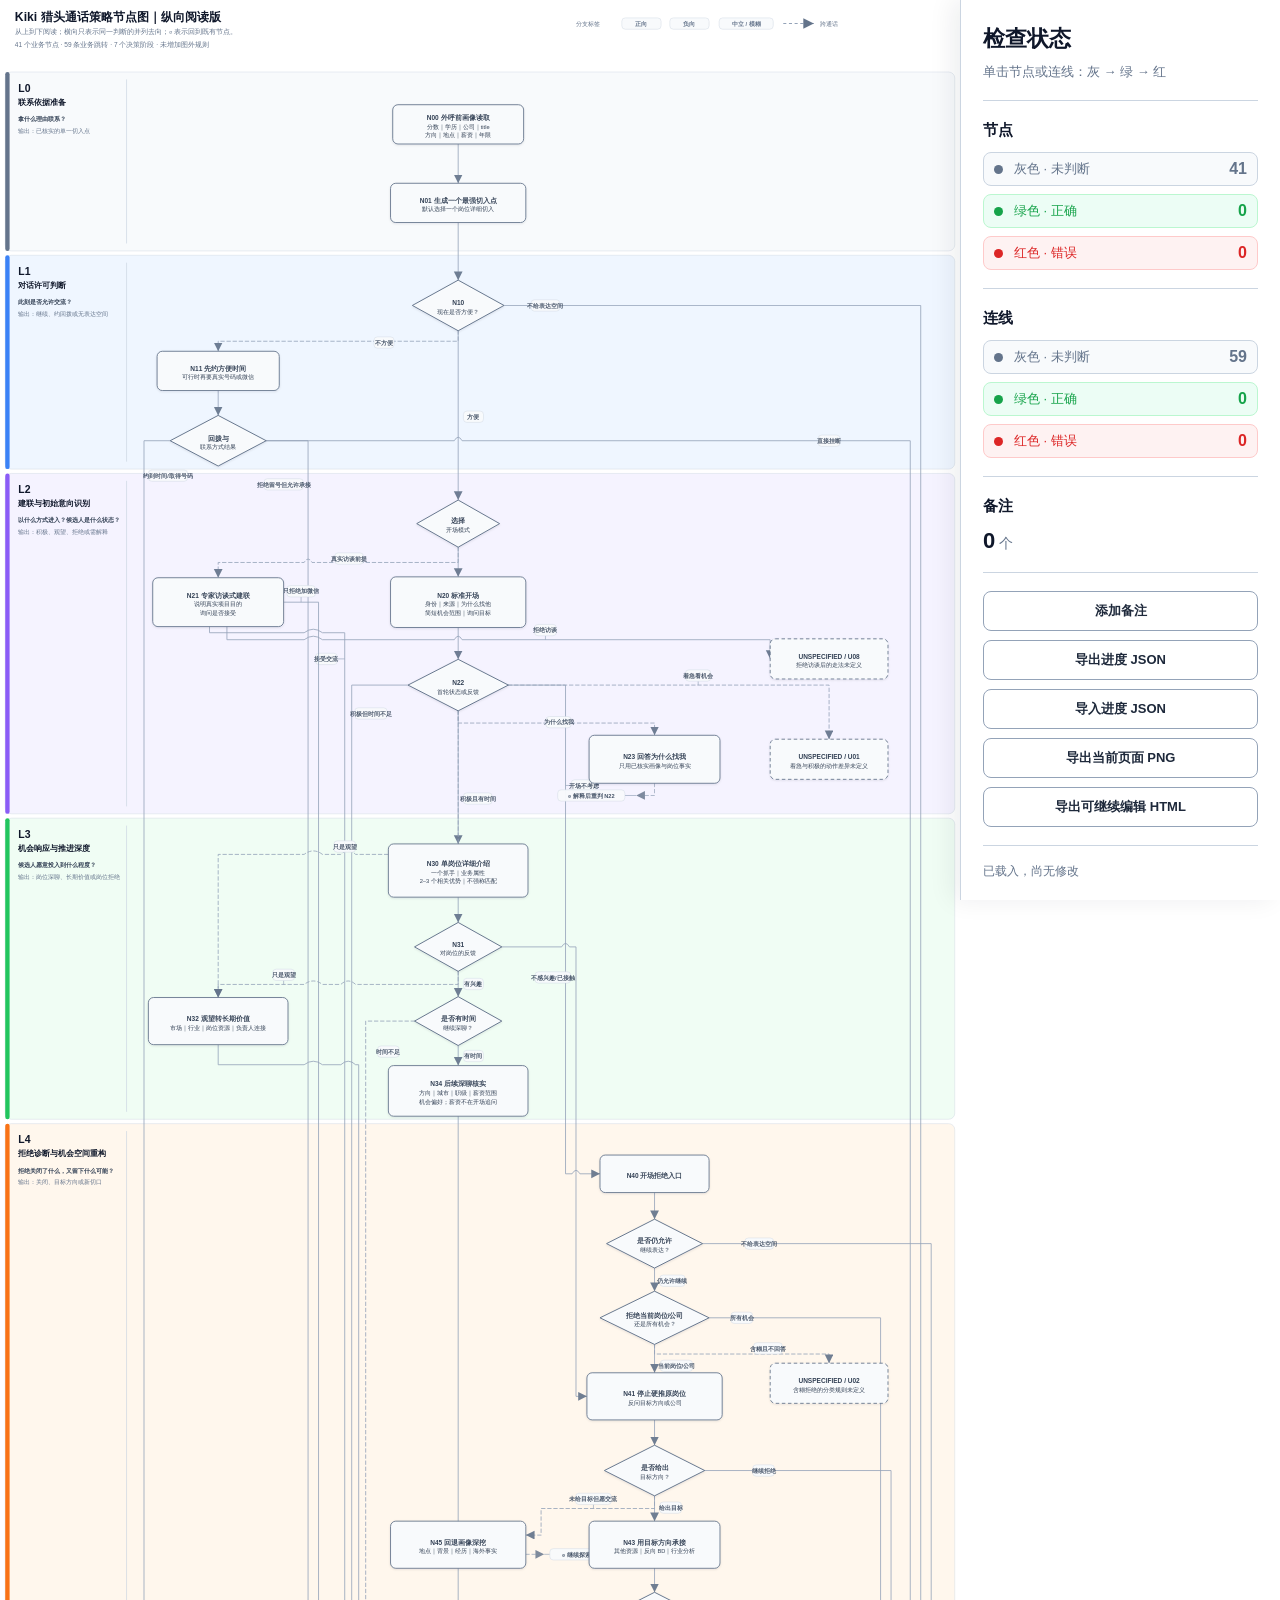
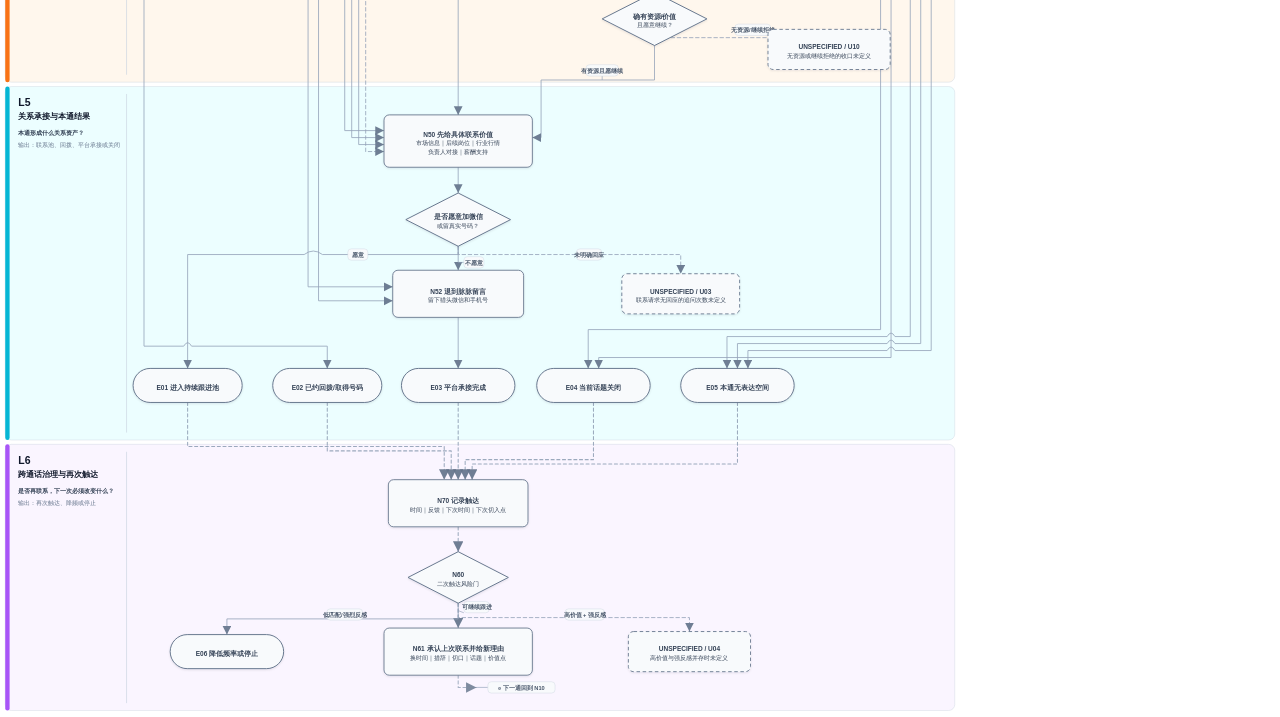
<file: reference/kiki通话策略节点结构图_v5_交互检查版.html>
<!doctype html>
<html lang="zh-CN">
<head>
  <meta charset="utf-8">
  <meta name="viewport" content="width=device-width, initial-scale=1">
  <meta name="kiki-document-id" content="kiki-interactive-flow-v5">
  <title>Kiki 猎头通话策略节点图｜交互检查版</title>
  <style>:root {
  color-scheme: light;
  --page-bg: #ffffff;
  --panel-bg: #ffffff;
  --text: #0f172a;
  --muted: #64748b;
  --border: #cbd5e1;
  --soft: #f8fafc;
  --gray: #64748b;
  --gray-fill: #f8fafc;
  --green: #16a34a;
  --green-fill: #ecfdf5;
  --red: #dc2626;
  --red-fill: #fef2f2;
  font-family: "Microsoft YaHei", "PingFang SC", Arial, sans-serif;
}

* {
  box-sizing: border-box;
}

html,
body {
  margin: 0;
  min-width: 320px;
  background: var(--page-bg);
  color: var(--text);
}

button,
input {
  font: inherit;
}

.app-shell {
  display: flex;
  align-items: flex-start;
  width: 100%;
  min-height: 100vh;
  background: var(--page-bg);
}

.diagram-region {
  min-width: 0;
  flex: 1 1 auto;
  background: #ffffff;
}

.diagram-wrap {
  width: 100%;
  min-width: 760px;
}

.diagram-svg {
  display: block;
  width: 100%;
  height: auto;
  background: #ffffff;
}

.status-sidebar {
  position: sticky;
  top: 0;
  flex: 0 0 320px;
  width: 320px;
  height: 100vh;
  overflow-y: auto;
  padding: 24px 22px 28px;
  border-left: 1px solid var(--border);
  background: var(--panel-bg);
  box-shadow: -8px 0 24px rgb(15 23 42 / 7%);
  z-index: 10;
}

.sidebar-header {
  padding-bottom: 18px;
  border-bottom: 1px solid var(--border);
}

.sidebar-header h1 {
  margin: 0;
  font-size: 22px;
  line-height: 1.35;
  font-weight: 700;
}

.sidebar-header p {
  margin: 8px 0 0;
  color: var(--muted);
  font-size: 13px;
  line-height: 1.6;
}

.count-section,
.action-section {
  padding: 18px 0;
  border-bottom: 1px solid var(--border);
}

.count-section h2 {
  margin: 0 0 12px;
  font-size: 15px;
  line-height: 1.4;
  font-weight: 700;
}

.count-grid {
  display: grid;
  gap: 8px;
}

.count-row {
  display: grid;
  grid-template-columns: 12px 1fr auto;
  gap: 8px;
  align-items: center;
  min-height: 34px;
  padding: 7px 10px;
  border: 1px solid var(--border);
  border-radius: 8px;
  background: var(--soft);
  color: #334155;
  font-size: 13px;
}

.count-row strong {
  font-size: 16px;
  font-variant-numeric: tabular-nums;
}

.count-dot {
  width: 9px;
  height: 9px;
  border-radius: 50%;
  background: currentColor;
}

.count-row.is-gray {
  color: var(--gray);
}

.count-row.is-green {
  color: var(--green);
  border-color: #bbf7d0;
  background: var(--green-fill);
}

.count-row.is-red {
  color: var(--red);
  border-color: #fecaca;
  background: var(--red-fill);
}

.note-total {
  margin: 0;
  color: var(--muted);
  font-size: 14px;
}

.note-total strong {
  color: var(--text);
  font-size: 22px;
  font-variant-numeric: tabular-nums;
}

.action-section {
  display: grid;
  gap: 9px;
}

.action-section button {
  width: 100%;
  min-height: 40px;
  padding: 9px 12px;
  border: 1px solid #94a3b8;
  border-radius: 8px;
  background: #ffffff;
  color: #1e293b;
  font-size: 13px;
  font-weight: 600;
  cursor: pointer;
}

.action-section button:hover {
  border-color: #475569;
  background: #f8fafc;
}

.action-section button:focus-visible {
  outline: 3px solid rgb(59 130 246 / 35%);
  outline-offset: 2px;
}

.action-section button[aria-pressed="true"] {
  border-color: #2563eb;
  background: #eff6ff;
  color: #1d4ed8;
}

.save-status,
.error-status {
  margin: 16px 0 0;
  font-size: 12px;
  line-height: 1.6;
}

.save-status {
  color: var(--muted);
}

.error-status {
  padding: 10px;
  border: 1px solid #fecaca;
  border-radius: 8px;
  background: var(--red-fill);
  color: #991b1b;
}

.diagram-svg .node,
.diagram-svg .edge {
  cursor: pointer;
}

.diagram-svg .node[data-state="0"] .node-shape {
  fill: var(--gray-fill) !important;
  stroke: var(--gray) !important;
}

.diagram-svg .node[data-state="0"] .node-text {
  fill: #334155 !important;
}

.diagram-svg .node[data-state="1"] .node-shape {
  fill: var(--green-fill) !important;
  stroke: var(--green) !important;
}

.diagram-svg .node[data-state="1"] .node-text {
  fill: #14532d !important;
}

.diagram-svg .node[data-state="2"] .node-shape {
  fill: var(--red-fill) !important;
  stroke: var(--red) !important;
}

.diagram-svg .node[data-state="2"] .node-text {
  fill: #7f1d1d !important;
}

.diagram-svg .edge[data-state="0"] > path:not(.edge-hit) {
  stroke: #94a3b8 !important;
}

.diagram-svg .edge[data-state="1"] > path:not(.edge-hit) {
  stroke: var(--green) !important;
}

.diagram-svg .edge[data-state="2"] > path:not(.edge-hit) {
  stroke: var(--red) !important;
}

.diagram-svg .edge-label-anchor {
  fill: none !important;
  stroke-width: 1.5px !important;
  pointer-events: none;
}

.diagram-svg .edge[data-state="0"] .edge-label-anchor {
  stroke: #94a3b8 !important;
}

.diagram-svg .edge[data-state="1"] .edge-label-anchor {
  stroke: #16a34a !important;
}

.diagram-svg .edge[data-state="2"] .edge-label-anchor {
  stroke: #dc2626 !important;
}

.diagram-svg .edge[data-state="0"] .edge-label rect {
  fill: var(--gray-fill) !important;
  stroke: #cbd5e1 !important;
}

.diagram-svg .edge[data-state="0"] .edge-label text {
  fill: #475569 !important;
}

.diagram-svg .edge[data-state="1"] .edge-label rect {
  fill: var(--green-fill) !important;
  stroke: #86efac !important;
}

.diagram-svg .edge[data-state="1"] .edge-label text {
  fill: #166534 !important;
}

.diagram-svg .edge[data-state="2"] .edge-label rect {
  fill: var(--red-fill) !important;
  stroke: #fca5a5 !important;
}

.diagram-svg .edge[data-state="2"] .edge-label text {
  fill: #991b1b !important;
}

.diagram-svg .edge > .edge-hit,
.diagram-svg .edge:hover > .edge-hit {
  fill: none !important;
  stroke: transparent !important;
  stroke-width: 20 !important;
  opacity: 0 !important;
  pointer-events: stroke;
}

.diagram-svg .node:focus-visible .node-shape {
  stroke-width: 5px !important;
}

.diagram-svg .edge:focus-visible > path:not(.edge-hit) {
  stroke-width: 5px !important;
  opacity: 1;
}

.diagram-svg #legend .edge-label rect {
  fill: #f8fafc !important;
  stroke: #cbd5e1 !important;
}

.diagram-svg #legend .edge-label text,
.diagram-svg #legend .legend-text {
  fill: #64748b !important;
}

.diagram-svg #legend line {
  stroke: #94a3b8 !important;
}

.diagram-svg.is-adding-note {
  cursor: crosshair;
}

.diagram-svg .flow-note {
  cursor: default;
}

.diagram-svg .flow-note.is-dragging {
  opacity: 0.9;
}

.note-card {
  display: flex;
  flex-direction: column;
  width: 220px;
  height: 120px;
  overflow: hidden;
  border: 2px solid #d4a72c;
  border-radius: 10px;
  background: #fffdf0;
  color: #422006;
  box-shadow: 0 4px 12px rgb(66 32 6 / 18%);
  font-family: "Microsoft YaHei", "PingFang SC", Arial, sans-serif;
}

.note-header {
  display: flex;
  flex: 0 0 28px;
  align-items: center;
  justify-content: space-between;
  padding: 0 7px 0 10px;
  border-bottom: 1px solid #f0cf68;
  background: #fef3c7;
  color: #713f12;
  font-size: 12px;
  font-weight: 700;
  cursor: move;
  user-select: none;
  touch-action: none;
}

.note-remove {
  display: inline-grid;
  place-items: center;
  width: 22px;
  height: 22px;
  padding: 0;
  border: 0;
  border-radius: 5px;
  background: transparent;
  color: #92400e;
  font-size: 18px;
  line-height: 1;
  cursor: pointer;
}

.note-remove:hover,
.note-remove:focus-visible {
  background: #fde68a;
  outline: none;
}

.note-editor {
  flex: 1 1 auto;
  min-height: 0;
  overflow: auto;
  padding: 9px 10px;
  color: #422006;
  font-size: 13px;
  line-height: 1.5;
  white-space: pre-wrap;
  word-break: break-word;
  outline: none;
  cursor: text;
}

.note-editor:empty::before {
  content: attr(data-placeholder);
  color: #a16207;
  opacity: 0.65;
}

.note-editor:focus {
  box-shadow: inset 0 0 0 2px rgb(217 119 6 / 25%);
}

@media (max-width: 980px) {
  .app-shell {
    display: block;
  }

  .status-sidebar {
    position: static;
    width: 100%;
    height: auto;
    padding: 18px;
    border-left: 0;
    border-bottom: 1px solid var(--border);
    box-shadow: 0 8px 18px rgb(15 23 42 / 6%);
  }

  .diagram-region {
    overflow-x: auto;
  }

  .diagram-wrap {
    min-width: 760px;
  }

  .count-section {
    display: inline-block;
    width: calc(50% - 8px);
    vertical-align: top;
  }

  .count-section:nth-of-type(2) {
    margin-left: 12px;
  }
}

@media (max-width: 560px) {
  .count-section {
    display: block;
    width: 100%;
  }

  .count-section:nth-of-type(2) {
    margin-left: 0;
  }
}
</style>
</head>
<body>
  <main id="kiki-flow-app" class="app-shell">
    <section class="diagram-region" aria-label="Kiki 猎头通话策略节点图">
      <div class="diagram-wrap"><svg class="diagram-svg" data-edge-readability="hybrid-v1" xmlns="http://www.w3.org/2000/svg" width="2200" height="5310" viewBox="0 0 2200 5310" role="img" aria-labelledby="chart-title chart-desc">
  <title id="chart-title">Kiki 猎头通话策略纵向阅读图</title>
  <desc id="chart-desc">七个纵向决策阶段、41 个业务节点和 59 条业务跳转。所有常规流程自上向下，横向位置只表示同一判断的并列去向，三个回环以局部返回引用表示。</desc>
  <defs>
    <marker id="arrow-struct" markerWidth="12" markerHeight="12" refX="10" refY="5" orient="auto" markerUnits="strokeWidth"><path d="M 0 0 L 10 5 L 0 10 z" fill="#94A3B8" /></marker>
    <marker id="arrow-pos" markerWidth="12" markerHeight="12" refX="10" refY="5" orient="auto" markerUnits="strokeWidth"><path d="M 0 0 L 10 5 L 0 10 z" fill="#94A3B8" /></marker>
    <marker id="arrow-neg" markerWidth="12" markerHeight="12" refX="10" refY="5" orient="auto" markerUnits="strokeWidth"><path d="M 0 0 L 10 5 L 0 10 z" fill="#94A3B8" /></marker>
    <marker id="arrow-neutral" markerWidth="12" markerHeight="12" refX="10" refY="5" orient="auto" markerUnits="strokeWidth"><path d="M 0 0 L 10 5 L 0 10 z" fill="#94A3B8" /></marker>
    <marker id="arrow-life" markerWidth="12" markerHeight="12" refX="10" refY="5" orient="auto" markerUnits="strokeWidth"><path d="M 0 0 L 10 5 L 0 10 z" fill="#8B5CF6" /></marker>
    <filter id="soft-shadow" x="-20%" y="-20%" width="140%" height="140%"><feDropShadow dx="0" dy="2" stdDeviation="3" flood-color="#0F172A" flood-opacity="0.10" /></filter>
  </defs>
  <style>
    svg { background: #FFFFFF; font-family: "Microsoft YaHei", "PingFang SC", Arial, sans-serif; }
    .chart-title { font-size: 28px; font-weight: 700; fill: #0F172A; }
    .chart-subtitle { font-size: 15px; fill: #64748B; }
    .legend-text { font-size: 14px; fill: #334155; }
    .phase-index { font-size: 24px; font-weight: 700; fill: #0F172A; }
    .phase-title { font-size: 18px; font-weight: 700; fill: #0F172A; }
    .phase-question { font-size: 14px; font-weight: 600; fill: #334155; }
    .phase-output { font-size: 13px; fill: #64748B; }
    .node { cursor: default; }
    .node-shape { filter: url(#soft-shadow); transition: stroke-width 120ms ease; }
    .node:hover .node-shape { stroke-width: 4px; }
    .node-text { pointer-events: none; dominant-baseline: middle; }
    .node-title { font-size: 15px; font-weight: 700; }
    .node-detail { font-size: 13px; font-weight: 400; }
    .node-action .node-shape { fill: #FFFFFF; stroke: #64748B; stroke-width: 2; }
    .node-action .node-text { fill: #0F172A; }
    .node-decision .node-shape { fill: #FEFCE8; stroke: #CA8A04; stroke-width: 2.2; }
    .node-decision .node-text { fill: #422006; }
    .node-unknown .node-shape { fill: #F8FAFC; stroke: #94A3B8; stroke-width: 2; stroke-dasharray: 8 6; }
    .node-unknown .node-text { fill: #64748B; }
    .node-success .node-shape { fill: #ECFDF5; stroke: #16A34A; stroke-width: 2.2; }
    .node-success .node-text { fill: #14532D; }
    .node-handoff .node-shape { fill: #ECFEFF; stroke: #0891B2; stroke-width: 2.2; }
    .node-handoff .node-text { fill: #164E63; }
    .node-closed .node-shape { fill: #FFF1F2; stroke: #E11D48; stroke-width: 2.2; }
    .node-closed .node-text { fill: #881337; }
    .edge path { stroke-linecap: round; stroke-linejoin: round; opacity: 0.92; }
    .edge:hover path { stroke-width: 5px; opacity: 1; }
    .edge-label rect { fill: #FFFFFF; fill-opacity: 0.96; stroke-width: 1; }
    .edge-label text { font-size: 13px; font-weight: 600; }
    .edge-label.tone-struct rect { stroke: #CBD5E1; } .edge-label.tone-struct text { fill: #475569; }
    .edge-label.tone-pos rect { fill: #F0FDF4; stroke: #86EFAC; } .edge-label.tone-pos text { fill: #166534; }
    .edge-label.tone-neg rect { fill: #FFF7ED; stroke: #FDBA74; } .edge-label.tone-neg text { fill: #9A3412; }
    .edge-label.tone-neutral rect { fill: #F8FAFC; stroke: #CBD5E1; } .edge-label.tone-neutral text { fill: #475569; }
    .edge-label.tone-life rect { fill: #FAF5FF; stroke: #C4B5FD; } .edge-label.tone-life text { fill: #6D28D9; }
    .return-reference path { opacity: 0.82; }
  </style>

  <rect x="0" y="0" width="2200" height="5310" fill="#FFFFFF" />
  <text x="34" y="48" class="chart-title">Kiki 猎头通话策略节点图｜纵向阅读版</text>
  <text x="34" y="78" class="chart-subtitle">从上到下阅读；横向只表示同一判断的并列去向；↺ 表示回到既有节点。</text>
  <text x="34" y="108" class="chart-subtitle">41 个业务节点 · 59 条业务跳转 · 7 个决策阶段 · 未增加图外规则</text>

  <g id="legend" transform="translate(1320 42)">
    <text x="0" y="18" class="legend-text">分支标签</text>
    <g class="edge-label tone-pos" transform="translate(150 12)"><rect x="-45" y="-13" width="90" height="26" rx="8" /><text x="0" y="5" text-anchor="middle">正向</text></g>
    <g class="edge-label tone-neg" transform="translate(260 12)"><rect x="-45" y="-13" width="90" height="26" rx="8" /><text x="0" y="5" text-anchor="middle">负向</text></g>
    <g class="edge-label tone-neutral" transform="translate(390 12)"><rect x="-62" y="-13" width="124" height="26" rx="8" /><text x="0" y="5" text-anchor="middle">中立 / 模糊</text></g>
    <line x1="475" y1="12" x2="545" y2="12" stroke="#8B5CF6" stroke-width="2.4" stroke-dasharray="7 6" marker-end="url(#arrow-life)" /><text x="560" y="18" class="legend-text">跨通话</text>
  </g>

  <g id="phases">
    <g id="phase-L0" class="phase">
      <rect x="12" y="165" width="2176" height="410" rx="14" fill="#F8FAFC" stroke="#CBD5E1" />
      <rect x="12" y="165" width="10" height="410" rx="5" fill="#64748B" />
      <line x1="290" y1="182" x2="290" y2="558" stroke="#CBD5E1" stroke-width="1.5" />
      <text x="42" y="210" class="phase-index">L0</text>
      <text x="42" y="240" class="phase-title">联系依据准备</text>
      <text x="42" y="277" class="phase-question">拿什么理由联系？</text>
      <text x="42" y="304" class="phase-output">输出：已核实的单一切入点</text>
    </g>
    <g id="phase-L1" class="phase">
      <rect x="12" y="585" width="2176" height="490" rx="14" fill="#EFF6FF" stroke="#CBD5E1" />
      <rect x="12" y="585" width="10" height="490" rx="5" fill="#3B82F6" />
      <line x1="290" y1="602" x2="290" y2="1058" stroke="#CBD5E1" stroke-width="1.5" />
      <text x="42" y="630" class="phase-index">L1</text>
      <text x="42" y="660" class="phase-title">对话许可判断</text>
      <text x="42" y="697" class="phase-question">此刻是否允许交流？</text>
      <text x="42" y="724" class="phase-output">输出：继续、约回拨或无表达空间</text>
    </g>
    <g id="phase-L2" class="phase">
      <rect x="12" y="1085" width="2176" height="780" rx="14" fill="#F5F3FF" stroke="#CBD5E1" />
      <rect x="12" y="1085" width="10" height="780" rx="5" fill="#8B5CF6" />
      <line x1="290" y1="1102" x2="290" y2="1848" stroke="#CBD5E1" stroke-width="1.5" />
      <text x="42" y="1130" class="phase-index">L2</text>
      <text x="42" y="1160" class="phase-title">建联与初始意向识别</text>
      <text x="42" y="1197" class="phase-question">以什么方式进入？候选人是什么状态？</text>
      <text x="42" y="1224" class="phase-output">输出：积极、观望、拒绝或需解释</text>
    </g>
    <g id="phase-L3" class="phase">
      <rect x="12" y="1875" width="2176" height="690" rx="14" fill="#F0FDF4" stroke="#CBD5E1" />
      <rect x="12" y="1875" width="10" height="690" rx="5" fill="#22C55E" />
      <line x1="290" y1="1892" x2="290" y2="2548" stroke="#CBD5E1" stroke-width="1.5" />
      <text x="42" y="1920" class="phase-index">L3</text>
      <text x="42" y="1950" class="phase-title">机会响应与推进深度</text>
      <text x="42" y="1987" class="phase-question">候选人愿意投入到什么程度？</text>
      <text x="42" y="2014" class="phase-output">输出：岗位深聊、长期价值或岗位拒绝</text>
    </g>
    <g id="phase-L4" class="phase">
      <rect x="12" y="2575" width="2176" height="1280" rx="14" fill="#FFF7ED" stroke="#CBD5E1" />
      <rect x="12" y="2575" width="10" height="1280" rx="5" fill="#F97316" />
      <line x1="290" y1="2592" x2="290" y2="3838" stroke="#CBD5E1" stroke-width="1.5" />
      <text x="42" y="2620" class="phase-index">L4</text>
      <text x="42" y="2650" class="phase-title">拒绝诊断与机会空间重构</text>
      <text x="42" y="2687" class="phase-question">拒绝关闭了什么，又留下什么可能？</text>
      <text x="42" y="2714" class="phase-output">输出：关闭、目标方向或新切口</text>
    </g>
    <g id="phase-L5" class="phase">
      <rect x="12" y="3865" width="2176" height="810" rx="14" fill="#ECFEFF" stroke="#CBD5E1" />
      <rect x="12" y="3865" width="10" height="810" rx="5" fill="#06B6D4" />
      <line x1="290" y1="3882" x2="290" y2="4658" stroke="#CBD5E1" stroke-width="1.5" />
      <text x="42" y="3910" class="phase-index">L5</text>
      <text x="42" y="3940" class="phase-title">关系承接与本通结果</text>
      <text x="42" y="3977" class="phase-question">本通形成什么关系资产？</text>
      <text x="42" y="4004" class="phase-output">输出：联系池、回拨、平台承接或关闭</text>
    </g>
    <g id="phase-L6" class="phase">
      <rect x="12" y="4685" width="2176" height="610" rx="14" fill="#FAF5FF" stroke="#CBD5E1" />
      <rect x="12" y="4685" width="10" height="610" rx="5" fill="#A855F7" />
      <line x1="290" y1="4702" x2="290" y2="5278" stroke="#CBD5E1" stroke-width="1.5" />
      <text x="42" y="4730" class="phase-index">L6</text>
      <text x="42" y="4760" class="phase-title">跨通话治理与再次触达</text>
      <text x="42" y="4797" class="phase-question">是否再联系，下一次必须改变什么？</text>
      <text x="42" y="4824" class="phase-output">输出：再次触达、降频或停止</text>
    </g></g>
  <g id="edges">
    <g id="edge-1" class="edge tone-struct" data-from="N00" data-to="N01">
      <title>N00 → N01</title>
      <path d="M 1050 330 L 1050 420" fill="none" stroke="#94A3B8" stroke-width="2" marker-end="url(#arrow-struct)" />
      
    </g>
    <g id="edge-2" class="edge tone-struct" data-from="N01" data-to="N10">
      <title>N01 → N10</title>
      <path d="M 1050 510 L 1050 642" fill="none" stroke="#94A3B8" stroke-width="2" marker-end="url(#arrow-struct)" />
      
    </g>
    <g id="edge-3" class="edge tone-neutral" data-from="N10" data-to="N11">
      <title>N10 → N11：不方便</title>
      <path d="M 1050 758 L 1050 782 L 500 782 L 500 805" fill="none" stroke="#94A3B8" stroke-width="2" stroke-dasharray="8 6" marker-end="url(#arrow-struct)" />
      
    <g class="edge-label tone-neutral" transform="translate(880 785)">
      <rect x="-23" y="-13" width="46" height="26" rx="8" />
      <text x="0" y="5" text-anchor="middle">不方便</text>
    </g>
    </g>
    <g id="edge-4" class="edge tone-struct" data-from="N11" data-to="B11">
      <title>N11 → B11</title>
      <path d="M 500 895 L 500 952" fill="none" stroke="#94A3B8" stroke-width="2" marker-end="url(#arrow-struct)" />
      
    </g>
    <g id="edge-5" class="edge tone-pos" data-from="B11" data-to="E02">
      <title>B11 → E02：约到时间/取得号码</title>
      <path d="M 390 1010 L 330 1010 L 330 4460 L 421 4460 Q 430 4444 439 4460 L 750 4460 L 750 4511" fill="none" stroke="#94A3B8" stroke-width="2" marker-end="url(#arrow-struct)" />
      
    <g class="edge-label tone-pos" transform="translate(385 1090)">
      <line class="edge-label-anchor" x1="-45" y1="0" x2="-55" y2="0" aria-hidden="true" />
      <rect x="-45" y="-13" width="90" height="26" rx="8" />
      <text x="0" y="5" text-anchor="middle">约到时间/取得号码</text>
    </g>
    </g>
    <g id="edge-6" class="edge tone-neg" data-from="B11" data-to="N52">
      <title>B11 → N52：拒绝留号但允许承接</title>
      <path d="M 610 1010 L 706 1010 L 706 4324 L 900 4324" fill="none" stroke="#94A3B8" stroke-width="2" marker-end="url(#arrow-struct)" />
      
    <g class="edge-label tone-neg" transform="translate(650 1110)">
      <line class="edge-label-anchor" x1="45" y1="0" x2="56" y2="0" aria-hidden="true" />
      <rect x="-45" y="-13" width="90" height="26" rx="8" />
      <text x="0" y="5" text-anchor="middle">拒绝留号但允许承接</text>
    </g>
    </g>
    <g id="edge-7" class="edge tone-neg" data-from="B11" data-to="E05">
      <title>B11 → E05：直接挂断</title>
      <path d="M 610 1010 L 1041 1010 Q 1050 994 1059 1010 L 2086 1010 L 2086 4438 L 2051 4438 Q 2042 4422 2033 4438 L 1666 4438 L 1666 4511" fill="none" stroke="#94A3B8" stroke-width="2" marker-end="url(#arrow-struct)" />
      
    <g class="edge-label tone-neg" transform="translate(1900 1010)">
      <rect x="-25" y="-13" width="50" height="26" rx="8" />
      <text x="0" y="5" text-anchor="middle">直接挂断</text>
    </g>
    </g>
    <g id="edge-8" class="edge tone-neg" data-from="N10" data-to="E05">
      <title>N10 → E05：不给表达空间</title>
      <path d="M 1155 700 L 2110 700 L 2110 4454 L 2051 4454 Q 2042 4438 2033 4454 L 1690 4454 L 1690 4511" fill="none" stroke="#94A3B8" stroke-width="2" marker-end="url(#arrow-struct)" />
      
    <g class="edge-label tone-neg" transform="translate(1250 700)">
      <rect x="-33" y="-13" width="66" height="26" rx="8" />
      <text x="0" y="5" text-anchor="middle">不给表达空间</text>
    </g>
    </g>
    <g id="edge-9" class="edge tone-pos" data-from="N10" data-to="G20">
      <title>N10 → G20：方便</title>
      <path d="M 1050 758 L 1050 1146" fill="none" stroke="#94A3B8" stroke-width="2" marker-end="url(#arrow-struct)" />
      
    <g class="edge-label tone-pos" transform="translate(1085 955)">
      <rect x="-23" y="-13" width="46" height="26" rx="8" />
      <text x="0" y="5" text-anchor="middle">方便</text>
    </g>
    </g>
    <g id="edge-10" class="edge tone-struct" data-from="G20" data-to="N20">
      <title>G20 → N20</title>
      <path d="M 1050 1254 L 1050 1322" fill="none" stroke="#94A3B8" stroke-width="2" marker-end="url(#arrow-struct)" />
      
    </g>
    <g id="edge-11" class="edge tone-neutral" data-from="G20" data-to="N21">
      <title>G20 → N21：真实访谈前提</title>
      <path d="M 1050 1254 L 1050 1289 L 715 1289 Q 706 1273 697 1289 L 500 1289 L 500 1324" fill="none" stroke="#94A3B8" stroke-width="2" stroke-dasharray="8 6" marker-end="url(#arrow-struct)" />
      
    <g class="edge-label tone-neutral" transform="translate(800 1280)">
      <rect x="-33" y="-13" width="66" height="26" rx="8" />
      <text x="0" y="5" text-anchor="middle">真实访谈前提</text>
    </g>
    </g>
    <g id="edge-12" class="edge tone-pos" data-from="N21" data-to="N50">
      <title>N21 → N50：接受交流</title>
      <path d="M 480 1436 L 480 1450 L 697 1450 Q 718 1434 739 1450 L 790 1450 L 790 3966 L 880 3966" fill="none" stroke="#94A3B8" stroke-width="2" marker-end="url(#arrow-struct)" />
      
    <g class="edge-label tone-pos" transform="translate(748 1510)">
      <line class="edge-label-anchor" x1="25" y1="0" x2="42" y2="0" aria-hidden="true" />
      <rect x="-25" y="-13" width="50" height="26" rx="8" />
      <text x="0" y="5" text-anchor="middle">接受交流</text>
    </g>
    </g>
    <g id="edge-13" class="edge tone-neg" data-from="N21" data-to="N52">
      <title>N21 → N52：只拒绝加微信</title>
      <path d="M 650 1380 L 730 1380 L 730 4356 L 900 4356" fill="none" stroke="#94A3B8" stroke-width="2" marker-end="url(#arrow-struct)" />
      
    <g class="edge-label tone-neg" transform="translate(690 1355)">
      <line class="edge-label-anchor" x1="0" y1="13" x2="0" y2="25" aria-hidden="true" />
      <rect x="-33" y="-13" width="66" height="26" rx="8" />
      <text x="0" y="5" text-anchor="middle">只拒绝加微信</text>
    </g>
    </g>
    <g id="edge-14" class="edge tone-neg" data-from="N21" data-to="U08">
      <title>N21 → U08：拒绝访谈</title>
      <path d="M 520 1436 L 520 1466 L 697 1466 Q 718 1450 739 1466 L 1041 1466 Q 1050 1450 1059 1466 L 1765 1466 L 1765 1510" fill="none" stroke="#94A3B8" stroke-width="2" marker-end="url(#arrow-struct)" />
      
    <g class="edge-label tone-neg" transform="translate(1250 1444)">
      <line class="edge-label-anchor" x1="0" y1="13" x2="0" y2="22" aria-hidden="true" />
      <rect x="-25" y="-13" width="50" height="26" rx="8" />
      <text x="0" y="5" text-anchor="middle">拒绝访谈</text>
    </g>
    </g>
    <g id="edge-15" class="edge tone-struct" data-from="N20" data-to="N22">
      <title>N20 → N22</title>
      <path d="M 1050 1438 L 1050 1511" fill="none" stroke="#94A3B8" stroke-width="2" marker-end="url(#arrow-struct)" />
      
    </g>
    <g id="edge-16" class="edge tone-pos" data-from="N22" data-to="N30">
      <title>N22 → N30：积极且有时间</title>
      <path d="M 1050 1629 L 1050 1934" fill="none" stroke="#94A3B8" stroke-width="2" marker-end="url(#arrow-struct)" />
      
    <g class="edge-label tone-pos" transform="translate(1095 1830)">
      <rect x="-33" y="-13" width="66" height="26" rx="8" />
      <text x="0" y="5" text-anchor="middle">积极且有时间</text>
    </g>
    </g>
    <g id="edge-17" class="edge tone-pos" data-from="N22" data-to="N50">
      <title>N22 → N50：积极但时间不足</title>
      <path d="M 935 1570 L 806 1570 L 806 3982 L 880 3982" fill="none" stroke="#94A3B8" stroke-width="2" marker-end="url(#arrow-struct)" />
      
    <g class="edge-label tone-pos" transform="translate(850 1635)">
      <rect x="-37" y="-13" width="74" height="26" rx="8" />
      <text x="0" y="5" text-anchor="middle">积极但时间不足</text>
    </g>
    </g>
    <g id="edge-18" class="edge tone-neutral" data-from="N22" data-to="N32">
      <title>N22 → N32：只是观望</title>
      <path d="M 1050 1629 L 1050 1958 L 815 1958 Q 798 1942 781 1958 L 739 1958 Q 718 1942 697 1958 L 500 1958 L 500 2286" fill="none" stroke="#94A3B8" stroke-width="2" stroke-dasharray="8 6" marker-end="url(#arrow-struct)" />
      
    <g class="edge-label tone-neutral" transform="translate(790 1940)">
      <rect x="-25" y="-13" width="50" height="26" rx="8" />
      <text x="0" y="5" text-anchor="middle">只是观望</text>
    </g>
    </g>
    <g id="edge-19" class="edge tone-struct" data-from="N32" data-to="N50">
      <title>N32 → N50</title>
      <path d="M 500 2394 L 500 2440 L 697 2440 Q 718 2424 739 2440 L 781 2440 Q 798 2424 815 2440 L 822 2440 L 822 3998 L 880 3998" fill="none" stroke="#94A3B8" stroke-width="2" marker-end="url(#arrow-struct)" />
      
    </g>
    <g id="edge-20" class="edge tone-neutral" data-from="N22" data-to="U01">
      <title>N22 → U01：着急看机会</title>
      <path d="M 1165 1570 L 1900 1570 L 1900 1694" fill="none" stroke="#94A3B8" stroke-width="2" stroke-dasharray="8 6" marker-end="url(#arrow-struct)" />
      
    <g class="edge-label tone-neutral" transform="translate(1600 1548)">
      <line class="edge-label-anchor" x1="0" y1="13" x2="0" y2="22" aria-hidden="true" />
      <rect x="-29" y="-13" width="58" height="26" rx="8" />
      <text x="0" y="5" text-anchor="middle">着急看机会</text>
    </g>
    </g>
    <g id="edge-21" class="edge tone-neg" data-from="N22" data-to="N40">
      <title>N22 → N40：开场不考虑</title>
      <path d="M 1165 1570 L 1296 1570 L 1296 2690 L 1311 2690 Q 1320 2674 1329 2690 L 1375 2690" fill="none" stroke="#94A3B8" stroke-width="2" marker-end="url(#arrow-struct)" />
      
    <g class="edge-label tone-neg" transform="translate(1338 1800)">
      <line class="edge-label-anchor" x1="-29" y1="0" x2="-42" y2="0" aria-hidden="true" />
      <rect x="-29" y="-13" width="58" height="26" rx="8" />
      <text x="0" y="5" text-anchor="middle">开场不考虑</text>
    </g>
    </g>
    <g id="edge-22" class="edge tone-neutral" data-from="N22" data-to="N23">
      <title>N22 → N23：为什么找我</title>
      <path d="M 1050 1629 L 1050 1657 L 1287 1657 Q 1296 1641 1305 1657 L 1500 1657 L 1500 1685" fill="none" stroke="#94A3B8" stroke-width="2" stroke-dasharray="8 6" marker-end="url(#arrow-struct)" />
      
    <g class="edge-label tone-neutral" transform="translate(1280 1655)">
      <rect x="-29" y="-13" width="58" height="26" rx="8" />
      <text x="0" y="5" text-anchor="middle">为什么找我</text>
    </g>
    </g>
    <g id="edge-23" class="edge return-reference tone-neutral" data-from="N23" data-to="N22">
      <title>N23 → N22：解释后重判 N22</title>
      <path d="M 1500 1795 L 1500 1823 L 1458 1823" fill="none" stroke="#94A3B8" stroke-width="2" stroke-dasharray="8 6" marker-end="url(#arrow-struct)" />
      <g class="edge-label tone-neutral" transform="translate(1355 1823)">
      <line class="edge-label-anchor" x1="77" y1="0" x2="103" y2="0" aria-hidden="true" />
        <rect x="-77" y="-13" width="154" height="26" rx="8" />
        <text x="0" y="5" text-anchor="middle">↺ 解释后重判 N22</text>
      </g>
    </g>
    <g id="edge-24" class="edge tone-struct" data-from="N30" data-to="N31">
      <title>N30 → N31</title>
      <path d="M 1050 2056 L 1050 2114" fill="none" stroke="#94A3B8" stroke-width="2" marker-end="url(#arrow-struct)" />
      
    </g>
    <g id="edge-25" class="edge tone-pos" data-from="N31" data-to="N33">
      <title>N31 → N33：有兴趣</title>
      <path d="M 1050 2226 L 1050 2284" fill="none" stroke="#94A3B8" stroke-width="2" marker-end="url(#arrow-struct)" />
      
    <g class="edge-label tone-pos" transform="translate(1085 2255)">
      <rect x="-23" y="-13" width="46" height="26" rx="8" />
      <text x="0" y="5" text-anchor="middle">有兴趣</text>
    </g>
    </g>
    <g id="edge-26" class="edge tone-pos" data-from="N33" data-to="N34">
      <title>N33 → N34：有时间</title>
      <path d="M 1050 2396 L 1050 2442" fill="none" stroke="#94A3B8" stroke-width="2" marker-end="url(#arrow-struct)" />
      
    <g class="edge-label tone-pos" transform="translate(1085 2420)">
      <rect x="-23" y="-13" width="46" height="26" rx="8" />
      <text x="0" y="5" text-anchor="middle">有时间</text>
    </g>
    </g>
    <g id="edge-27" class="edge tone-neutral" data-from="N33" data-to="N50">
      <title>N33 → N50：时间不足</title>
      <path d="M 950 2340 L 838 2340 L 838 4014 L 880 4014" fill="none" stroke="#94A3B8" stroke-width="2" stroke-dasharray="8 6" marker-end="url(#arrow-struct)" />
      
    <g class="edge-label tone-neutral" transform="translate(890 2410)">
      <rect x="-25" y="-13" width="50" height="26" rx="8" />
      <text x="0" y="5" text-anchor="middle">时间不足</text>
    </g>
    </g>
    <g id="edge-28" class="edge tone-struct" data-from="N34" data-to="N50">
      <title>N34 → N50</title>
      <path d="M 1050 2558 L 1050 3930" fill="none" stroke="#94A3B8" stroke-width="2" marker-end="url(#arrow-struct)" />
      
    </g>
    <g id="edge-29" class="edge tone-neg" data-from="N31" data-to="N41">
      <title>N31 → N41：不感兴趣/已接触</title>
      <path d="M 1150 2170 L 1287 2170 Q 1296 2154 1305 2170 L 1320 2170 L 1320 3200 L 1345 3200" fill="none" stroke="#94A3B8" stroke-width="2" marker-end="url(#arrow-struct)" />
      
    <g class="edge-label tone-neg" transform="translate(1267 2240)">
      <rect x="-41" y="-13" width="82" height="26" rx="8" />
      <text x="0" y="5" text-anchor="middle">不感兴趣/已接触</text>
    </g>
    </g>
    <g id="edge-30" class="edge tone-neutral" data-from="N31" data-to="N32">
      <title>N31 → N32：只是观望</title>
      <path d="M 1050 2226 L 1050 2256 L 815 2256 Q 798 2240 781 2256 L 739 2256 Q 718 2240 697 2256 L 500 2256 L 500 2286" fill="none" stroke="#94A3B8" stroke-width="2" stroke-dasharray="8 6" marker-end="url(#arrow-struct)" />
      
    <g class="edge-label tone-neutral" transform="translate(650 2234)">
      <line class="edge-label-anchor" x1="0" y1="13" x2="0" y2="22" aria-hidden="true" />
      <rect x="-25" y="-13" width="50" height="26" rx="8" />
      <text x="0" y="5" text-anchor="middle">只是观望</text>
    </g>
    </g>
    <g id="edge-31" class="edge tone-struct" data-from="N40" data-to="C40">
      <title>N40 → C40</title>
      <path d="M 1500 2733 L 1500 2794" fill="none" stroke="#94A3B8" stroke-width="2" marker-end="url(#arrow-struct)" />
      
    </g>
    <g id="edge-32" class="edge tone-neg" data-from="C40" data-to="E05">
      <title>C40 → E05：不给表达空间</title>
      <path d="M 1610 2850 L 2134 2850 L 2134 4470 L 2051 4470 Q 2042 4454 2033 4470 L 1714 4470 L 1714 4511" fill="none" stroke="#94A3B8" stroke-width="2" marker-end="url(#arrow-struct)" />
      
    <g class="edge-label tone-neg" transform="translate(1740 2850)">
      <rect x="-33" y="-13" width="66" height="26" rx="8" />
      <text x="0" y="5" text-anchor="middle">不给表达空间</text>
    </g>
    </g>
    <g id="edge-33" class="edge tone-pos" data-from="C40" data-to="R40">
      <title>C40 → R40：仍允许继续</title>
      <path d="M 1500 2906 L 1500 2959" fill="none" stroke="#94A3B8" stroke-width="2" marker-end="url(#arrow-struct)" />
      
    <g class="edge-label tone-pos" transform="translate(1541 2935)">
      <rect x="-29" y="-13" width="58" height="26" rx="8" />
      <text x="0" y="5" text-anchor="middle">仍允许继续</text>
    </g>
    </g>
    <g id="edge-34" class="edge tone-neg" data-from="R40" data-to="E04">
      <title>R40 → E04：所有机会</title>
      <path d="M 1625 3020 L 2018 3020 L 2018 4422 L 1348 4422 L 1348 4511" fill="none" stroke="#94A3B8" stroke-width="2" marker-end="url(#arrow-struct)" />
      
    <g class="edge-label tone-neg" transform="translate(1700 3020)">
      <rect x="-25" y="-13" width="50" height="26" rx="8" />
      <text x="0" y="5" text-anchor="middle">所有机会</text>
    </g>
    </g>
    <g id="edge-35" class="edge tone-neg" data-from="R40" data-to="N41">
      <title>R40 → N41：当前岗位/公司</title>
      <path d="M 1500 3081 L 1500 3146" fill="none" stroke="#94A3B8" stroke-width="2" marker-end="url(#arrow-struct)" />
      
    <g class="edge-label tone-neg" transform="translate(1550 3130)">
      <rect x="-37" y="-13" width="74" height="26" rx="8" />
      <text x="0" y="5" text-anchor="middle">当前岗位/公司</text>
    </g>
    </g>
    <g id="edge-36" class="edge tone-neutral" data-from="R40" data-to="U02">
      <title>R40 → U02：含糊且不回答</title>
      <path d="M 1500 3081 L 1500 3103 L 1900 3103 L 1900 3124" fill="none" stroke="#94A3B8" stroke-width="2" stroke-dasharray="8 6" marker-end="url(#arrow-struct)" />
      
    <g class="edge-label tone-neutral" transform="translate(1760 3090)">
      <rect x="-33" y="-13" width="66" height="26" rx="8" />
      <text x="0" y="5" text-anchor="middle">含糊且不回答</text>
    </g>
    </g>
    <g id="edge-37" class="edge tone-struct" data-from="N41" data-to="R41">
      <title>N41 → R41</title>
      <path d="M 1500 3254 L 1500 3312" fill="none" stroke="#94A3B8" stroke-width="2" marker-end="url(#arrow-struct)" />
      
    </g>
    <g id="edge-38" class="edge tone-pos" data-from="R41" data-to="N43">
      <title>R41 → N43：给出目标</title>
      <path d="M 1500 3428 L 1500 3486" fill="none" stroke="#94A3B8" stroke-width="2" marker-end="url(#arrow-struct)" />
      
    <g class="edge-label tone-pos" transform="translate(1537 3455)">
      <rect x="-25" y="-13" width="50" height="26" rx="8" />
      <text x="0" y="5" text-anchor="middle">给出目标</text>
    </g>
    </g>
    <g id="edge-39" class="edge tone-struct" data-from="N43" data-to="G43">
      <title>N43 → G43</title>
      <path d="M 1500 3594 L 1500 3649" fill="none" stroke="#94A3B8" stroke-width="2" marker-end="url(#arrow-struct)" />
      
    </g>
    <g id="edge-40" class="edge tone-pos" data-from="G43" data-to="N50">
      <title>G43 → N50：有资源且愿继续</title>
      <path d="M 1500 3771 L 1500 3850 L 1240 3850 L 1240 3982 L 1220 3982" fill="none" stroke="#94A3B8" stroke-width="2" marker-end="url(#arrow-struct)" />
      
    <g class="edge-label tone-pos" transform="translate(1380 3828)">
      <line class="edge-label-anchor" x1="0" y1="13" x2="0" y2="22" aria-hidden="true" />
      <rect x="-37" y="-13" width="74" height="26" rx="8" />
      <text x="0" y="5" text-anchor="middle">有资源且愿继续</text>
    </g>
    </g>
    <g id="edge-41" class="edge tone-neutral" data-from="G43" data-to="U10">
      <title>G43 → U10：无资源/继续拒绝</title>
      <path d="M 1500 3771 L 1500 3753 L 1900 3753 L 1900 3734" fill="none" stroke="#94A3B8" stroke-width="2" stroke-dasharray="8 6" marker-end="url(#arrow-struct)" />
      
    <g class="edge-label tone-neutral" transform="translate(1725 3735)">
      <rect x="-41" y="-13" width="82" height="26" rx="8" />
      <text x="0" y="5" text-anchor="middle">无资源/继续拒绝</text>
    </g>
    </g>
    <g id="edge-42" class="edge tone-neutral" data-from="R41" data-to="N45">
      <title>R41 → N45：未给目标但愿交流</title>
      <path d="M 1500 3428 L 1500 3457 L 1240 3457 L 1240 3518 L 1205 3518" fill="none" stroke="#94A3B8" stroke-width="2" stroke-dasharray="8 6" marker-end="url(#arrow-struct)" />
      
    <g class="edge-label tone-neutral" transform="translate(1360 3435)">
      <line class="edge-label-anchor" x1="0" y1="13" x2="0" y2="22" aria-hidden="true" />
      <rect x="-41" y="-13" width="82" height="26" rx="8" />
      <text x="0" y="5" text-anchor="middle">未给目标但愿交流</text>
    </g>
    </g>
    <g id="edge-43" class="edge return-reference tone-neutral" data-from="N45" data-to="N41">
      <title>N45 → N41：继续探索 N41</title>
      <path d="M 1205 3562 L 1247 3562" fill="none" stroke="#94A3B8" stroke-width="2" stroke-dasharray="8 6" marker-end="url(#arrow-struct)" />
      <g class="edge-label tone-neutral" transform="translate(1335 3562)">
      <line class="edge-label-anchor" x1="-75" y1="0" x2="-88" y2="0" aria-hidden="true" />
        <rect x="-75" y="-13" width="150" height="26" rx="8" />
        <text x="0" y="5" text-anchor="middle">↺ 继续探索 N41</text>
      </g>
    </g>
    <g id="edge-44" class="edge tone-neg" data-from="R41" data-to="E04">
      <title>R41 → E04：继续拒绝</title>
      <path d="M 1615 3370 L 2042 3370 L 2042 4486 L 1372 4486 L 1372 4511" fill="none" stroke="#94A3B8" stroke-width="2" marker-end="url(#arrow-struct)" />
      
    <g class="edge-label tone-neg" transform="translate(1750 3370)">
      <rect x="-25" y="-13" width="50" height="26" rx="8" />
      <text x="0" y="5" text-anchor="middle">继续拒绝</text>
    </g>
    </g>
    <g id="edge-45" class="edge tone-struct" data-from="N50" data-to="W50">
      <title>N50 → W50</title>
      <path d="M 1050 4050 L 1050 4109" fill="none" stroke="#94A3B8" stroke-width="2" marker-end="url(#arrow-struct)" />
      
    </g>
    <g id="edge-46" class="edge tone-pos" data-from="W50" data-to="E01">
      <title>W50 → E01：愿意</title>
      <path d="M 1050 4231 L 1050 4250 L 739 4250 Q 718 4234 697 4250 L 430 4250 L 430 4511" fill="none" stroke="#94A3B8" stroke-width="2" marker-end="url(#arrow-struct)" />
      
    <g class="edge-label tone-pos" transform="translate(820 4250)">
      <rect x="-23" y="-13" width="46" height="26" rx="8" />
      <text x="0" y="5" text-anchor="middle">愿意</text>
    </g>
    </g>
    <g id="edge-47" class="edge tone-neg" data-from="W50" data-to="N52">
      <title>W50 → N52：不愿意</title>
      <path d="M 1050 4231 L 1050 4286" fill="none" stroke="#94A3B8" stroke-width="2" marker-end="url(#arrow-struct)" />
      
    <g class="edge-label tone-neg" transform="translate(1086 4268)">
      <line class="edge-label-anchor" x1="-23" y1="0" x2="-36" y2="0" aria-hidden="true" />
      <rect x="-23" y="-13" width="46" height="26" rx="8" />
      <text x="0" y="5" text-anchor="middle">不愿意</text>
    </g>
    </g>
    <g id="edge-48" class="edge tone-neutral" data-from="W50" data-to="U03">
      <title>W50 → U03：未明确回应</title>
      <path d="M 1050 4231 L 1050 4250 L 1560 4250 L 1560 4294" fill="none" stroke="#94A3B8" stroke-width="2" stroke-dasharray="8 6" marker-end="url(#arrow-struct)" />
      
    <g class="edge-label tone-neutral" transform="translate(1350 4250)">
      <rect x="-29" y="-13" width="58" height="26" rx="8" />
      <text x="0" y="5" text-anchor="middle">未明确回应</text>
    </g>
    </g>
    <g id="edge-49" class="edge tone-struct" data-from="N52" data-to="E03">
      <title>N52 → E03</title>
      <path d="M 1050 4394 L 1050 4511" fill="none" stroke="#94A3B8" stroke-width="2" marker-end="url(#arrow-struct)" />
      
    </g>
    <g id="edge-50" class="edge tone-life" data-from="E01" data-to="N70">
      <title>E01 → N70</title>
      <path d="M 430 4589 L 430 4690 L 1018 4690 L 1018 4766" fill="none" stroke="#8B5CF6" stroke-width="2.4" stroke-dasharray="7 6" marker-end="url(#arrow-life)" />
      
    </g>
    <g id="edge-51" class="edge tone-life" data-from="E02" data-to="N70">
      <title>E02 → N70</title>
      <path d="M 750 4589 L 750 4700 L 1034 4700 L 1034 4766" fill="none" stroke="#8B5CF6" stroke-width="2.4" stroke-dasharray="7 6" marker-end="url(#arrow-life)" />
      
    </g>
    <g id="edge-52" class="edge tone-life" data-from="E03" data-to="N70">
      <title>E03 → N70</title>
      <path d="M 1050 4589 L 1050 4766" fill="none" stroke="#8B5CF6" stroke-width="2.4" stroke-dasharray="7 6" marker-end="url(#arrow-life)" />
      
    </g>
    <g id="edge-53" class="edge tone-life" data-from="E04" data-to="N70">
      <title>E04 → N70</title>
      <path d="M 1360 4589 L 1360 4720 L 1066 4720 L 1066 4766" fill="none" stroke="#8B5CF6" stroke-width="2.4" stroke-dasharray="7 6" marker-end="url(#arrow-life)" />
      
    </g>
    <g id="edge-54" class="edge tone-life" data-from="E05" data-to="N70">
      <title>E05 → N70</title>
      <path d="M 1690 4589 L 1690 4730 L 1082 4730 L 1082 4766" fill="none" stroke="#8B5CF6" stroke-width="2.4" stroke-dasharray="7 6" marker-end="url(#arrow-life)" />
      
    </g>
    <g id="edge-55" class="edge tone-life" data-from="N70" data-to="N60">
      <title>N70 → N60</title>
      <path d="M 1050 4874 L 1050 4931" fill="none" stroke="#8B5CF6" stroke-width="2.4" stroke-dasharray="7 6" marker-end="url(#arrow-life)" />
      
    </g>
    <g id="edge-56" class="edge tone-life" data-from="N60" data-to="N61">
      <title>N60 → N61：可继续跟进</title>
      <path d="M 1050 5049 L 1050 5106" fill="none" stroke="#8B5CF6" stroke-width="2.4" stroke-dasharray="7 6" marker-end="url(#arrow-life)" />
      
    <g class="edge-label tone-life" transform="translate(1092 5058)">
      <line class="edge-label-anchor" x1="-29" y1="13" x2="-42" y2="8" aria-hidden="true" />
      <rect x="-29" y="-13" width="58" height="26" rx="8" />
      <text x="0" y="5" text-anchor="middle">可继续跟进</text>
    </g>
    </g>
    <g id="edge-57" class="edge return-reference tone-life" data-from="N61" data-to="N10">
      <title>N61 → N10：下一通回到 N10</title>
      <path d="M 1050 5214 L 1050 5242 L 1092 5242" fill="none" stroke="#8B5CF6" stroke-width="2.4" stroke-dasharray="7 6" marker-end="url(#arrow-life)" />
      <g class="edge-label tone-life" transform="translate(1195 5242)">
      <line class="edge-label-anchor" x1="-77" y1="0" x2="-103" y2="0" aria-hidden="true" />
        <rect x="-77" y="-13" width="154" height="26" rx="8" />
        <text x="0" y="5" text-anchor="middle">↺ 下一通回到 N10</text>
      </g>
    </g>
    <g id="edge-58" class="edge tone-neg" data-from="N60" data-to="E06">
      <title>N60 → E06：低匹配/强烈反感</title>
      <path d="M 1050 5049 L 1050 5085 L 520 5085 L 520 5121" fill="none" stroke="#94A3B8" stroke-width="2" marker-end="url(#arrow-struct)" />
      
    <g class="edge-label tone-neg" transform="translate(790 5075)">
      <rect x="-41" y="-13" width="82" height="26" rx="8" />
      <text x="0" y="5" text-anchor="middle">低匹配/强烈反感</text>
    </g>
    </g>
    <g id="edge-59" class="edge tone-neutral" data-from="N60" data-to="U04">
      <title>N60 → U04：高价值 + 强反感</title>
      <path d="M 1050 5049 L 1050 5082 L 1580 5082 L 1580 5114" fill="none" stroke="#94A3B8" stroke-width="2" stroke-dasharray="8 6" marker-end="url(#arrow-struct)" />
      
    <g class="edge-label tone-neutral" transform="translate(1340 5075)">
      <rect x="-45" y="-13" width="90" height="26" rx="8" />
      <text x="0" y="5" text-anchor="middle">高价值 + 强反感</text>
    </g>
    </g></g>
  <g id="nodes">
    <g id="node-N00" class="node node-action" data-node-id="N00">
      <title>N00  外呼前画像读取｜分数｜学历｜公司｜title｜方向｜地点｜薪资｜年限</title>
      <rect class="node-shape" x="900" y="240" width="300" height="90" rx="12" />
      <text class="node-text" x="1050" y="270" text-anchor="middle"><tspan x="1050" dy="0" class="node-title">N00  外呼前画像读取</tspan><tspan x="1050" dy="20" class="node-detail">分数｜学历｜公司｜title</tspan><tspan x="1050" dy="20" class="node-detail">方向｜地点｜薪资｜年限</tspan></text>
    </g>
    <g id="node-N01" class="node node-action" data-node-id="N01">
      <title>N01  生成一个最强切入点｜默认选择一个岗位详细切入</title>
      <rect class="node-shape" x="895" y="420" width="310" height="90" rx="12" />
      <text class="node-text" x="1050" y="460" text-anchor="middle"><tspan x="1050" dy="0" class="node-title">N01  生成一个最强切入点</tspan><tspan x="1050" dy="20" class="node-detail">默认选择一个岗位详细切入</tspan></text>
    </g>
    <g id="node-N10" class="node node-decision" data-node-id="N10">
      <title>N10｜现在是否方便？</title>
      <polygon class="node-shape" points="1050,642 1155,700 1050,758 945,700" />
      <text class="node-text" x="1050" y="695" text-anchor="middle"><tspan x="1050" dy="0" class="node-title">N10</tspan><tspan x="1050" dy="20" class="node-detail">现在是否方便？</tspan></text>
    </g>
    <g id="node-N11" class="node node-action" data-node-id="N11">
      <title>N11  先约方便时间｜可行时再要真实号码或微信</title>
      <rect class="node-shape" x="360" y="805" width="280" height="90" rx="12" />
      <text class="node-text" x="500" y="845" text-anchor="middle"><tspan x="500" dy="0" class="node-title">N11  先约方便时间</tspan><tspan x="500" dy="20" class="node-detail">可行时再要真实号码或微信</tspan></text>
    </g>
    <g id="node-B11" class="node node-decision" data-node-id="B11">
      <title>回拨与｜联系方式结果</title>
      <polygon class="node-shape" points="500,952 610,1010 500,1068 390,1010" />
      <text class="node-text" x="500" y="1005" text-anchor="middle"><tspan x="500" dy="0" class="node-title">回拨与</tspan><tspan x="500" dy="20" class="node-detail">联系方式结果</tspan></text>
    </g>
    <g id="node-G20" class="node node-decision" data-node-id="G20">
      <title>选择｜开场模式</title>
      <polygon class="node-shape" points="1050,1146 1145,1200 1050,1254 955,1200" />
      <text class="node-text" x="1050" y="1195" text-anchor="middle"><tspan x="1050" dy="0" class="node-title">选择</tspan><tspan x="1050" dy="20" class="node-detail">开场模式</tspan></text>
    </g>
    <g id="node-N20" class="node node-action" data-node-id="N20">
      <title>N20  标准开场｜身份｜来源｜为什么找他｜简短机会范围｜询问目标</title>
      <rect class="node-shape" x="895" y="1322" width="310" height="116" rx="12" />
      <text class="node-text" x="1050" y="1365" text-anchor="middle"><tspan x="1050" dy="0" class="node-title">N20  标准开场</tspan><tspan x="1050" dy="20" class="node-detail">身份｜来源｜为什么找他</tspan><tspan x="1050" dy="20" class="node-detail">简短机会范围｜询问目标</tspan></text>
    </g>
    <g id="node-N21" class="node node-action" data-node-id="N21">
      <title>N21  专家访谈式建联｜说明真实项目目的｜询问是否接受</title>
      <rect class="node-shape" x="350" y="1324" width="300" height="112" rx="12" />
      <text class="node-text" x="500" y="1365" text-anchor="middle"><tspan x="500" dy="0" class="node-title">N21  专家访谈式建联</tspan><tspan x="500" dy="20" class="node-detail">说明真实项目目的</tspan><tspan x="500" dy="20" class="node-detail">询问是否接受</tspan></text>
    </g>
    <g id="node-N22" class="node node-decision" data-node-id="N22">
      <title>N22｜首轮状态或反馈</title>
      <polygon class="node-shape" points="1050,1511 1165,1570 1050,1629 935,1570" />
      <text class="node-text" x="1050" y="1565" text-anchor="middle"><tspan x="1050" dy="0" class="node-title">N22</tspan><tspan x="1050" dy="20" class="node-detail">首轮状态或反馈</tspan></text>
    </g>
    <g id="node-N23" class="node node-action" data-node-id="N23">
      <title>N23  回答为什么找我｜只用已核实画像与岗位事实</title>
      <rect class="node-shape" x="1350" y="1685" width="300" height="110" rx="12" />
      <text class="node-text" x="1500" y="1735" text-anchor="middle"><tspan x="1500" dy="0" class="node-title">N23  回答为什么找我</tspan><tspan x="1500" dy="20" class="node-detail">只用已核实画像与岗位事实</tspan></text>
    </g>
    <g id="node-U01" class="node node-unknown" data-node-id="U01">
      <title>UNSPECIFIED / U01｜着急与积极的动作差异未定义</title>
      <rect class="node-shape" x="1765" y="1694" width="270" height="92" rx="12" />
      <text class="node-text" x="1900" y="1735" text-anchor="middle"><tspan x="1900" dy="0" class="node-title">UNSPECIFIED / U01</tspan><tspan x="1900" dy="20" class="node-detail">着急与积极的动作差异未定义</tspan></text>
    </g>
    <g id="node-U08" class="node node-unknown" data-node-id="U08">
      <title>UNSPECIFIED / U08｜拒绝访谈后的走法未定义</title>
      <rect class="node-shape" x="1765" y="1464" width="270" height="92" rx="12" />
      <text class="node-text" x="1900" y="1505" text-anchor="middle"><tspan x="1900" dy="0" class="node-title">UNSPECIFIED / U08</tspan><tspan x="1900" dy="20" class="node-detail">拒绝访谈后的走法未定义</tspan></text>
    </g>
    <g id="node-N30" class="node node-action" data-node-id="N30">
      <title>N30  单岗位详细介绍｜一个抓手｜业务属性｜2–3 个相关优势｜不强称匹配</title>
      <rect class="node-shape" x="890" y="1934" width="320" height="122" rx="12" />
      <text class="node-text" x="1050" y="1980" text-anchor="middle"><tspan x="1050" dy="0" class="node-title">N30  单岗位详细介绍</tspan><tspan x="1050" dy="20" class="node-detail">一个抓手｜业务属性</tspan><tspan x="1050" dy="20" class="node-detail">2–3 个相关优势｜不强称匹配</tspan></text>
    </g>
    <g id="node-N31" class="node node-decision" data-node-id="N31">
      <title>N31｜对岗位的反馈</title>
      <polygon class="node-shape" points="1050,2114 1150,2170 1050,2226 950,2170" />
      <text class="node-text" x="1050" y="2165" text-anchor="middle"><tspan x="1050" dy="0" class="node-title">N31</tspan><tspan x="1050" dy="20" class="node-detail">对岗位的反馈</tspan></text>
    </g>
    <g id="node-N33" class="node node-decision" data-node-id="N33">
      <title>是否有时间｜继续深聊？</title>
      <polygon class="node-shape" points="1050,2284 1150,2340 1050,2396 950,2340" />
      <text class="node-text" x="1050" y="2335" text-anchor="middle"><tspan x="1050" dy="0" class="node-title">是否有时间</tspan><tspan x="1050" dy="20" class="node-detail">继续深聊？</tspan></text>
    </g>
    <g id="node-N34" class="node node-action" data-node-id="N34">
      <title>N34  后续深聊核实｜方向｜城市｜职级｜薪资范围｜机会偏好；薪资不在开场追问</title>
      <rect class="node-shape" x="890" y="2442" width="320" height="116" rx="12" />
      <text class="node-text" x="1050" y="2485" text-anchor="middle"><tspan x="1050" dy="0" class="node-title">N34  后续深聊核实</tspan><tspan x="1050" dy="20" class="node-detail">方向｜城市｜职级｜薪资范围</tspan><tspan x="1050" dy="20" class="node-detail">机会偏好；薪资不在开场追问</tspan></text>
    </g>
    <g id="node-N32" class="node node-action" data-node-id="N32">
      <title>N32  观望转长期价值｜市场｜行业｜岗位资源｜负责人连接</title>
      <rect class="node-shape" x="340" y="2286" width="320" height="108" rx="12" />
      <text class="node-text" x="500" y="2335" text-anchor="middle"><tspan x="500" dy="0" class="node-title">N32  观望转长期价值</tspan><tspan x="500" dy="20" class="node-detail">市场｜行业｜岗位资源｜负责人连接</tspan></text>
    </g>
    <g id="node-N40" class="node node-action" data-node-id="N40">
      <title>N40  开场拒绝入口</title>
      <rect class="node-shape" x="1375" y="2647" width="250" height="86" rx="12" />
      <text class="node-text" x="1500" y="2695" text-anchor="middle"><tspan x="1500" dy="0" class="node-title">N40  开场拒绝入口</tspan></text>
    </g>
    <g id="node-C40" class="node node-decision" data-node-id="C40">
      <title>是否仍允许｜继续表达？</title>
      <polygon class="node-shape" points="1500,2794 1610,2850 1500,2906 1390,2850" />
      <text class="node-text" x="1500" y="2845" text-anchor="middle"><tspan x="1500" dy="0" class="node-title">是否仍允许</tspan><tspan x="1500" dy="20" class="node-detail">继续表达？</tspan></text>
    </g>
    <g id="node-R40" class="node node-decision" data-node-id="R40">
      <title>拒绝当前岗位/公司｜还是所有机会？</title>
      <polygon class="node-shape" points="1500,2959 1625,3020 1500,3081 1375,3020" />
      <text class="node-text" x="1500" y="3015" text-anchor="middle"><tspan x="1500" dy="0" class="node-title">拒绝当前岗位/公司</tspan><tspan x="1500" dy="20" class="node-detail">还是所有机会？</tspan></text>
    </g>
    <g id="node-U02" class="node node-unknown" data-node-id="U02">
      <title>UNSPECIFIED / U02｜含糊拒绝的分类规则未定义</title>
      <rect class="node-shape" x="1765" y="3124" width="270" height="92" rx="12" />
      <text class="node-text" x="1900" y="3165" text-anchor="middle"><tspan x="1900" dy="0" class="node-title">UNSPECIFIED / U02</tspan><tspan x="1900" dy="20" class="node-detail">含糊拒绝的分类规则未定义</tspan></text>
    </g>
    <g id="node-N41" class="node node-action" data-node-id="N41">
      <title>N41  停止硬推原岗位｜反问目标方向或公司</title>
      <rect class="node-shape" x="1345" y="3146" width="310" height="108" rx="12" />
      <text class="node-text" x="1500" y="3195" text-anchor="middle"><tspan x="1500" dy="0" class="node-title">N41  停止硬推原岗位</tspan><tspan x="1500" dy="20" class="node-detail">反问目标方向或公司</tspan></text>
    </g>
    <g id="node-R41" class="node node-decision" data-node-id="R41">
      <title>是否给出｜目标方向？</title>
      <polygon class="node-shape" points="1500,3312 1615,3370 1500,3428 1385,3370" />
      <text class="node-text" x="1500" y="3365" text-anchor="middle"><tspan x="1500" dy="0" class="node-title">是否给出</tspan><tspan x="1500" dy="20" class="node-detail">目标方向？</tspan></text>
    </g>
    <g id="node-N43" class="node node-action" data-node-id="N43">
      <title>N43  用目标方向承接｜其他资源｜反向 BD｜行业分析</title>
      <rect class="node-shape" x="1350" y="3486" width="300" height="108" rx="12" />
      <text class="node-text" x="1500" y="3535" text-anchor="middle"><tspan x="1500" dy="0" class="node-title">N43  用目标方向承接</tspan><tspan x="1500" dy="20" class="node-detail">其他资源｜反向 BD｜行业分析</tspan></text>
    </g>
    <g id="node-G43" class="node node-decision" data-node-id="G43">
      <title>确有资源/价值｜且愿意继续？</title>
      <polygon class="node-shape" points="1500,3649 1620,3710 1500,3771 1380,3710" />
      <text class="node-text" x="1500" y="3705" text-anchor="middle"><tspan x="1500" dy="0" class="node-title">确有资源/价值</tspan><tspan x="1500" dy="20" class="node-detail">且愿意继续？</tspan></text>
    </g>
    <g id="node-N45" class="node node-action" data-node-id="N45">
      <title>N45  回退画像深挖｜地点｜背景｜经历｜海外事实</title>
      <rect class="node-shape" x="895" y="3486" width="310" height="108" rx="12" />
      <text class="node-text" x="1050" y="3535" text-anchor="middle"><tspan x="1050" dy="0" class="node-title">N45  回退画像深挖</tspan><tspan x="1050" dy="20" class="node-detail">地点｜背景｜经历｜海外事实</tspan></text>
    </g>
    <g id="node-U10" class="node node-unknown" data-node-id="U10">
      <title>UNSPECIFIED / U10｜无资源或继续拒绝的收口未定义</title>
      <rect class="node-shape" x="1760" y="3734" width="280" height="92" rx="12" />
      <text class="node-text" x="1900" y="3775" text-anchor="middle"><tspan x="1900" dy="0" class="node-title">UNSPECIFIED / U10</tspan><tspan x="1900" dy="20" class="node-detail">无资源或继续拒绝的收口未定义</tspan></text>
    </g>
    <g id="node-N50" class="node node-action" data-node-id="N50">
      <title>N50  先给具体联系价值｜市场信息｜后续岗位｜行业行情｜负责人对接｜薪酬支持</title>
      <rect class="node-shape" x="880" y="3930" width="340" height="120" rx="12" />
      <text class="node-text" x="1050" y="3975" text-anchor="middle"><tspan x="1050" dy="0" class="node-title">N50  先给具体联系价值</tspan><tspan x="1050" dy="20" class="node-detail">市场信息｜后续岗位｜行业行情</tspan><tspan x="1050" dy="20" class="node-detail">负责人对接｜薪酬支持</tspan></text>
    </g>
    <g id="node-W50" class="node node-decision" data-node-id="W50">
      <title>是否愿意加微信｜或留真实号码？</title>
      <polygon class="node-shape" points="1050,4109 1170,4170 1050,4231 930,4170" />
      <text class="node-text" x="1050" y="4165" text-anchor="middle"><tspan x="1050" dy="0" class="node-title">是否愿意加微信</tspan><tspan x="1050" dy="20" class="node-detail">或留真实号码？</tspan></text>
    </g>
    <g id="node-N52" class="node node-action" data-node-id="N52">
      <title>N52  退到脉脉留言｜留下猎头微信和手机号</title>
      <rect class="node-shape" x="900" y="4286" width="300" height="108" rx="12" />
      <text class="node-text" x="1050" y="4335" text-anchor="middle"><tspan x="1050" dy="0" class="node-title">N52  退到脉脉留言</tspan><tspan x="1050" dy="20" class="node-detail">留下猎头微信和手机号</tspan></text>
    </g>
    <g id="node-U03" class="node node-unknown" data-node-id="U03">
      <title>UNSPECIFIED / U03｜联系请求无回应的追问次数未定义</title>
      <rect class="node-shape" x="1425" y="4294" width="270" height="92" rx="12" />
      <text class="node-text" x="1560" y="4335" text-anchor="middle"><tspan x="1560" dy="0" class="node-title">UNSPECIFIED / U03</tspan><tspan x="1560" dy="20" class="node-detail">联系请求无回应的追问次数未定义</tspan></text>
    </g>
    <g id="node-E01" class="node node-success" data-node-id="E01">
      <title>E01  进入持续跟进池</title>
      <rect class="node-shape" x="305" y="4511" width="250" height="78" rx="39" />
      <text class="node-text" x="430" y="4555" text-anchor="middle"><tspan x="430" dy="0" class="node-title">E01  进入持续跟进池</tspan></text>
    </g>
    <g id="node-E02" class="node node-handoff" data-node-id="E02">
      <title>E02  已约回拨/取得号码</title>
      <rect class="node-shape" x="625" y="4511" width="250" height="78" rx="39" />
      <text class="node-text" x="750" y="4555" text-anchor="middle"><tspan x="750" dy="0" class="node-title">E02  已约回拨/取得号码</tspan></text>
    </g>
    <g id="node-E03" class="node node-handoff" data-node-id="E03">
      <title>E03  平台承接完成</title>
      <rect class="node-shape" x="920" y="4511" width="260" height="78" rx="39" />
      <text class="node-text" x="1050" y="4555" text-anchor="middle"><tspan x="1050" dy="0" class="node-title">E03  平台承接完成</tspan></text>
    </g>
    <g id="node-E04" class="node node-closed" data-node-id="E04">
      <title>E04  当前话题关闭</title>
      <rect class="node-shape" x="1230" y="4511" width="260" height="78" rx="39" />
      <text class="node-text" x="1360" y="4555" text-anchor="middle"><tspan x="1360" dy="0" class="node-title">E04  当前话题关闭</tspan></text>
    </g>
    <g id="node-E05" class="node node-closed" data-node-id="E05">
      <title>E05  本通无表达空间</title>
      <rect class="node-shape" x="1560" y="4511" width="260" height="78" rx="39" />
      <text class="node-text" x="1690" y="4555" text-anchor="middle"><tspan x="1690" dy="0" class="node-title">E05  本通无表达空间</tspan></text>
    </g>
    <g id="node-N70" class="node node-action" data-node-id="N70">
      <title>N70  记录触达｜时间｜反馈｜下次时间｜下次切入点</title>
      <rect class="node-shape" x="890" y="4766" width="320" height="108" rx="12" />
      <text class="node-text" x="1050" y="4815" text-anchor="middle"><tspan x="1050" dy="0" class="node-title">N70  记录触达</tspan><tspan x="1050" dy="20" class="node-detail">时间｜反馈｜下次时间｜下次切入点</tspan></text>
    </g>
    <g id="node-N60" class="node node-decision" data-node-id="N60">
      <title>N60｜二次触达风险门</title>
      <polygon class="node-shape" points="1050,4931 1165,4990 1050,5049 935,4990" />
      <text class="node-text" x="1050" y="4985" text-anchor="middle"><tspan x="1050" dy="0" class="node-title">N60</tspan><tspan x="1050" dy="20" class="node-detail">二次触达风险门</tspan></text>
    </g>
    <g id="node-N61" class="node node-action" data-node-id="N61">
      <title>N61  承认上次联系并给新理由｜换时间｜措辞｜切口｜话题｜价值点</title>
      <rect class="node-shape" x="880" y="5106" width="340" height="108" rx="12" />
      <text class="node-text" x="1050" y="5155" text-anchor="middle"><tspan x="1050" dy="0" class="node-title">N61  承认上次联系并给新理由</tspan><tspan x="1050" dy="20" class="node-detail">换时间｜措辞｜切口｜话题｜价值点</tspan></text>
    </g>
    <g id="node-U04" class="node node-unknown" data-node-id="U04">
      <title>UNSPECIFIED / U04｜高价值与强反感并存时未定义</title>
      <rect class="node-shape" x="1440" y="5114" width="280" height="92" rx="12" />
      <text class="node-text" x="1580" y="5155" text-anchor="middle"><tspan x="1580" dy="0" class="node-title">UNSPECIFIED / U04</tspan><tspan x="1580" dy="20" class="node-detail">高价值与强反感并存时未定义</tspan></text>
    </g>
    <g id="node-E06" class="node node-closed" data-node-id="E06">
      <title>E06  降低频率或停止</title>
      <rect class="node-shape" x="390" y="5121" width="260" height="78" rx="39" />
      <text class="node-text" x="520" y="5165" text-anchor="middle"><tspan x="520" dy="0" class="node-title">E06  降低频率或停止</tspan></text>
    </g></g>
</svg></div>
    </section>
    <aside class="status-sidebar" aria-label="检查状态与操作">
      <header class="sidebar-header">
        <h1>检查状态</h1>
        <p>单击节点或连线：灰 → 绿 → 红</p>
      </header>
      <section class="count-section" aria-labelledby="node-count-title">
        <h2 id="node-count-title">节点</h2>
        <div id="node-counts" class="count-grid"></div>
      </section>
      <section class="count-section" aria-labelledby="edge-count-title">
        <h2 id="edge-count-title">连线</h2>
        <div id="edge-counts" class="count-grid"></div>
      </section>
      <section class="count-section" aria-labelledby="note-count-title">
        <h2 id="note-count-title">备注</h2>
        <p class="note-total"><strong id="note-count">0</strong> 个</p>
      </section>
      <section class="action-section" aria-label="操作">
        <button id="add-note-button" type="button">添加备注</button>
        <button id="export-json-button" type="button">导出进度 JSON</button>
        <button id="import-json-button" type="button">导入进度 JSON</button>
        <input id="import-json-input" type="file" accept="application/json,.json" hidden>
        <button id="export-png-button" type="button">导出当前页面 PNG</button>
        <button id="export-html-button" type="button">导出可继续编辑 HTML</button>
      </section>
      <p id="save-status" class="save-status" role="status" aria-live="polite">尚未保存</p>
      <p id="error-status" class="error-status" role="alert" hidden></p>
    </aside>
  </main>
  <script id="embedded-state" type="application/json">{"schemaVersion":1,"nodes":{},"edges":{},"notes":[],"savedAt":null}</script>
  <script>(function initKikiFlow(globalObject) {
  'use strict';

  const SCHEMA_VERSION = 1;
  const STATE_VALUES = new Set([0, 1, 2]);
  const STATE_LABELS = ['未判断', '存在且正确', '标记为错误'];
  const STATE_COLORS = ['#64748b', '#16a34a', '#dc2626'];
  const NOTE_WIDTH = 220;
  const NOTE_HEIGHT = 120;
  const NOTE_MAX_X = 2200 - NOTE_WIDTH;
  const NOTE_MAX_Y = 5310 - NOTE_HEIGHT;
  const EXPORT_HEIGHT = 5310;
  const EXPORT_NOTE_HEADER_HEIGHT = 28;
  const EXPORT_NOTE_TEXT_Y = 51;
  const EXPORT_NOTE_FONT_SIZE = 13;
  const EXPORT_NOTE_LINE_HEIGHT = 19;
  const EXPORT_NOTE_BOTTOM_PADDING = 13;

  function nextState(value) {
    if (value === 0) return 1;
    if (value === 1) return 2;
    if (value === 2) return 0;
    return 0;
  }

  function createEmptyState(nodeIds, edgeIds) {
    return {
      schemaVersion: SCHEMA_VERSION,
      nodes: Object.fromEntries(nodeIds.map((id) => [id, 0])),
      edges: Object.fromEntries(edgeIds.map((id) => [id, 0])),
      notes: [],
      savedAt: null
    };
  }

  function normalizedValue(value) {
    return STATE_VALUES.has(value) ? value : 0;
  }

  function clamp(value, minimum, maximum) {
    return Math.min(maximum, Math.max(minimum, value));
  }

  function normalizeState(raw, nodeIds, edgeIds) {
    if (!raw || typeof raw !== 'object') throw new Error('状态文件必须是对象');
    if (raw.schemaVersion !== SCHEMA_VERSION) {
      throw new Error(`不支持的 schemaVersion：${String(raw.schemaVersion)}`);
    }

    const sourceNodes = raw.nodes && typeof raw.nodes === 'object' ? raw.nodes : {};
    const sourceEdges = raw.edges && typeof raw.edges === 'object' ? raw.edges : {};
    const notes = Array.isArray(raw.notes)
      ? raw.notes
          .filter((note) => note && typeof note === 'object')
          .map((note, index) => ({
            id: typeof note.id === 'string' && note.id ? note.id : `note-import-${index + 1}`,
            x: clamp(Number.isFinite(Number(note.x)) ? Number(note.x) : 0, 0, NOTE_MAX_X),
            y: clamp(Number.isFinite(Number(note.y)) ? Number(note.y) : 0, 0, NOTE_MAX_Y),
            text: typeof note.text === 'string' ? note.text : ''
          }))
      : [];

    return {
      schemaVersion: SCHEMA_VERSION,
      nodes: Object.fromEntries(nodeIds.map((id) => [id, normalizedValue(sourceNodes[id])])),
      edges: Object.fromEntries(edgeIds.map((id) => [id, normalizedValue(sourceEdges[id])])),
      notes,
      savedAt: typeof raw.savedAt === 'string' ? raw.savedAt : null
    };
  }

  function countStates(record) {
    const counts = [0, 0, 0];
    for (const value of Object.values(record)) counts[normalizedValue(value)] += 1;
    return counts;
  }

  function wrapNoteText(text, limit = 16) {
    const safeLimit = Math.max(1, Math.floor(Number(limit) || 16));
    const result = [];
    for (const paragraph of String(text).replaceAll('\r\n', '\n').split('\n')) {
      const characters = Array.from(paragraph);
      if (characters.length === 0) {
        result.push('');
        continue;
      }
      for (let index = 0; index < characters.length; index += safeLimit) {
        result.push(characters.slice(index, index + safeLimit).join(''));
      }
    }
    return result;
  }

  function layoutPureSvgNote(note, exportHeight = EXPORT_HEIGHT) {
    const lines = wrapNoteText(note && note.text ? note.text : '（空备注）', 15);
    const textHeight = EXPORT_NOTE_FONT_SIZE + Math.max(0, lines.length - 1) * EXPORT_NOTE_LINE_HEIGHT;
    const naturalHeight = EXPORT_NOTE_TEXT_Y + textHeight + EXPORT_NOTE_BOTTOM_PADDING;
    const height = Math.min(naturalHeight, exportHeight);
    const availableTextHeight = Math.max(1, height - EXPORT_NOTE_TEXT_Y - EXPORT_NOTE_BOTTOM_PADDING);
    const textScale = Math.min(1, availableTextHeight / textHeight);
    const y = clamp(Number(note && note.y) || 0, 0, Math.max(0, exportHeight - height));

    return {
      x: clamp(Number(note && note.x) || 0, 0, NOTE_MAX_X),
      y,
      lines,
      height,
      fontSize: EXPORT_NOTE_FONT_SIZE * textScale,
      lineHeight: EXPORT_NOTE_LINE_HEIGHT * textScale,
      textBottom: EXPORT_NOTE_TEXT_Y + textHeight * textScale
    };
  }

  function loadStoredOrEmbeddedState({ storage, storageKey, embeddedState, nodeIds, edgeIds }) {
    let fallbackState;
    let fallbackWarning = '';
    try {
      fallbackState = normalizeState(embeddedState, nodeIds, edgeIds);
    } catch (error) {
      fallbackState = createEmptyState(nodeIds, edgeIds);
      fallbackWarning = `内嵌状态无法恢复：${error.message}`;
    }

    try {
      const saved = storage.getItem(storageKey);
      if (!saved) return { state: fallbackState, warning: fallbackWarning };
      return {
        state: normalizeState(JSON.parse(saved), nodeIds, edgeIds),
        warning: ''
      };
    } catch (error) {
      return {
        state: fallbackState,
        warning: `自动保存无法恢复，已使用内嵌状态：${error.message}${fallbackWarning ? `；${fallbackWarning}` : ''}`
      };
    }
  }

  function clearEditableHtmlTransientState(root) {
    const saveStatus = root.querySelector('#save-status');
    if (saveStatus) saveStatus.textContent = '';
    const errorStatus = root.querySelector('#error-status');
    if (errorStatus) {
      errorStatus.hidden = true;
      errorStatus.textContent = '';
    }
  }

  function boot() {
    const documentObject = globalObject.document;
    const app = documentObject.getElementById('kiki-flow-app');
    const svg = app && app.querySelector('.diagram-svg');
    if (!app || !svg) return;

    const nodeElements = Array.from(svg.querySelectorAll('.node[data-node-id]'));
    const edgeElements = Array.from(svg.querySelectorAll('.edge[id^="edge-"]'));
    const nodeIds = nodeElements.map((element) => element.dataset.nodeId);
    const edgeIds = edgeElements.map((element) => element.id);
    const errorStatus = documentObject.getElementById('error-status');

    function showError(message) {
      errorStatus.hidden = false;
      errorStatus.textContent = message;
    }

    function clearError() {
      errorStatus.hidden = true;
      errorStatus.textContent = '';
    }

    if (nodeElements.length !== 41 || edgeElements.length !== 59) {
      showError(`图结构校验失败：节点 ${nodeElements.length}/41，连线 ${edgeElements.length}/59`);
      return;
    }

    const documentMeta = documentObject.querySelector('meta[name="kiki-document-id"]');
    const documentId = documentMeta ? documentMeta.content : 'kiki-interactive-flow-v5';
    const storageKey = `kiki-flow-state:${documentId}`;
    const embeddedStateElement = documentObject.getElementById('embedded-state');
    let embeddedState;

    try {
      embeddedState = JSON.parse(embeddedStateElement.textContent || '{}');
    } catch (error) {
      showError(`内嵌状态无法读取：${error.message}`);
      embeddedState = createEmptyState(nodeIds, edgeIds);
    }

    let storage;
    try {
      storage = globalObject.localStorage;
    } catch (error) {
      storage = { getItem() { throw error; } };
    }
    const restored = loadStoredOrEmbeddedState({
      storage,
      storageKey,
      embeddedState,
      nodeIds,
      edgeIds
    });
    let state = restored.state;
    if (restored.warning) showError(restored.warning);

    installStateMarkers(svg);
    neutralizeOriginalLegend(svg);
    nodeElements.forEach((element) => enhanceNode(element));
    edgeElements.forEach((element) => enhanceEdge(element));
    const notesLayer = ensureNotesLayer();
    let isAddingNote = false;
    let noteSaveTimer = null;
    wireControls();

    function enhanceNode(element) {
      const id = element.dataset.nodeId;
      element.setAttribute('role', 'button');
      element.setAttribute('tabindex', '0');
      element.addEventListener('click', (event) => {
        event.stopPropagation();
        cycleRecordValue('nodes', id);
      });
      element.addEventListener('keydown', (event) => {
        if (event.key !== 'Enter' && event.key !== ' ') return;
        event.preventDefault();
        cycleRecordValue('nodes', id);
      });
    }

    function enhanceEdge(element) {
      const id = element.id;
      element.setAttribute('role', 'button');
      element.setAttribute('tabindex', '0');
      const directPaths = Array.from(element.children).filter(
        (child) => child.localName === 'path' && !child.classList.contains('edge-hit')
      );
      for (const pathElement of directPaths) {
        const hitPath = pathElement.cloneNode(false);
        hitPath.removeAttribute('marker-end');
        hitPath.removeAttribute('stroke-dasharray');
        hitPath.classList.add('edge-hit');
        hitPath.setAttribute('aria-hidden', 'true');
        element.appendChild(hitPath);
      }
      element.addEventListener('click', (event) => {
        event.stopPropagation();
        cycleRecordValue('edges', id);
      });
      element.addEventListener('keydown', (event) => {
        if (event.key !== 'Enter' && event.key !== ' ') return;
        event.preventDefault();
        cycleRecordValue('edges', id);
      });
    }

    function ensureNotesLayer() {
      const SVG_NS = 'http://www.w3.org/2000/svg';
      let layer = svg.querySelector('#notes-layer');
      if (!layer) {
        layer = documentObject.createElementNS(SVG_NS, 'g');
        layer.setAttribute('id', 'notes-layer');
        layer.setAttribute('aria-label', '自由备注');
        svg.appendChild(layer);
      }
      return layer;
    }

    function wireControls() {
      const addButton = documentObject.getElementById('add-note-button');
      const exportJsonButton = documentObject.getElementById('export-json-button');
      const importJsonButton = documentObject.getElementById('import-json-button');
      const importJsonInput = documentObject.getElementById('import-json-input');
      const exportPngButton = documentObject.getElementById('export-png-button');
      const exportHtmlButton = documentObject.getElementById('export-html-button');

      addButton.addEventListener('click', () => setAddMode(!isAddingNote));
      exportJsonButton.addEventListener('click', exportJson);
      importJsonButton.addEventListener('click', () => importJsonInput.click());
      exportPngButton.addEventListener('click', () => exportPng(exportPngButton));
      exportHtmlButton.addEventListener('click', exportEditableHtml);
      importJsonInput.addEventListener('change', async () => {
        const file = importJsonInput.files && importJsonInput.files[0];
        importJsonInput.value = '';
        if (!file) return;
        await importJson(file);
      });

      svg.addEventListener('pointerdown', (event) => {
        if (!isAddingNote) return;
        if (event.target.closest && event.target.closest('.flow-note')) return;
        event.preventDefault();
        event.stopImmediatePropagation();
        const point = screenPointToSvg(event.clientX, event.clientY);
        const note = createNote(point.x - NOTE_WIDTH / 2, point.y - 22);
        state.notes.push(note);
        state.savedAt = new Date().toISOString();
        setAddMode(false);
        renderNotes();
        renderStats();
        saveState();
        globalObject.setTimeout(() => {
          const editor = notesLayer.querySelector(`[data-note-id="${cssEscape(note.id)}"] .note-editor`);
          if (editor) editor.focus();
        }, 0);
      }, true);
    }

    function setAddMode(enabled) {
      isAddingNote = Boolean(enabled);
      const button = documentObject.getElementById('add-note-button');
      button.setAttribute('aria-pressed', String(isAddingNote));
      button.textContent = isAddingNote ? '请在图中单击放置备注' : '添加备注';
      svg.classList.toggle('is-adding-note', isAddingNote);
    }

    function createNote(x, y) {
      return {
        id: `note-${Date.now()}-${Math.random().toString(36).slice(2, 8)}`,
        x: clamp(x, 0, NOTE_MAX_X),
        y: clamp(y, 0, NOTE_MAX_Y),
        text: ''
      };
    }

    function screenPointToSvg(clientX, clientY) {
      const point = svg.createSVGPoint();
      point.x = clientX;
      point.y = clientY;
      const matrix = svg.getScreenCTM();
      if (!matrix) return { x: 0, y: 0 };
      return point.matrixTransform(matrix.inverse());
    }

    function renderNotes() {
      notesLayer.replaceChildren(...state.notes.map((note) => createNoteElement(note)));
    }

    function createNoteElement(note) {
      const SVG_NS = 'http://www.w3.org/2000/svg';
      const XHTML_NS = 'http://www.w3.org/1999/xhtml';
      const group = documentObject.createElementNS(SVG_NS, 'g');
      group.classList.add('flow-note');
      group.dataset.noteId = note.id;
      group.setAttribute('transform', `translate(${note.x} ${note.y})`);
      group.addEventListener('click', (event) => event.stopPropagation());
      group.addEventListener('pointerdown', (event) => event.stopPropagation());

      const foreignObject = documentObject.createElementNS(SVG_NS, 'foreignObject');
      foreignObject.setAttribute('width', String(NOTE_WIDTH));
      foreignObject.setAttribute('height', String(NOTE_HEIGHT));

      const card = documentObject.createElementNS(XHTML_NS, 'div');
      card.className = 'note-card';
      const header = documentObject.createElementNS(XHTML_NS, 'div');
      header.className = 'note-header';
      header.setAttribute('aria-label', '拖动备注');
      const label = documentObject.createElementNS(XHTML_NS, 'span');
      label.textContent = '备注';
      const removeButton = documentObject.createElementNS(XHTML_NS, 'button');
      removeButton.className = 'note-remove';
      removeButton.type = 'button';
      removeButton.setAttribute('aria-label', '删除这条备注');
      removeButton.textContent = '×';
      header.append(label, removeButton);

      const editor = documentObject.createElementNS(XHTML_NS, 'div');
      editor.className = 'note-editor';
      editor.contentEditable = 'true';
      editor.spellcheck = false;
      editor.setAttribute('role', 'textbox');
      editor.setAttribute('aria-multiline', 'true');
      editor.dataset.placeholder = '输入备注…';
      editor.textContent = note.text;
      card.append(header, editor);
      foreignObject.appendChild(card);
      group.appendChild(foreignObject);

      editor.addEventListener('input', () => {
        note.text = editor.textContent || '';
        state.savedAt = new Date().toISOString();
        scheduleNoteSave();
      });
      editor.addEventListener('pointerdown', (event) => event.stopPropagation());
      editor.addEventListener('click', (event) => event.stopPropagation());
      editor.addEventListener('blur', () => {
        note.text = editor.textContent || '';
        state.savedAt = new Date().toISOString();
        saveState();
      });

      removeButton.addEventListener('pointerdown', (event) => event.stopPropagation());
      removeButton.addEventListener('click', (event) => {
        event.stopPropagation();
        state.notes = state.notes.filter((item) => item.id !== note.id);
        state.savedAt = new Date().toISOString();
        renderNotes();
        renderStats();
        saveState();
      });

      header.addEventListener('pointerdown', (event) => startNoteDrag(event, note, group, header));
      return group;
    }

    function startNoteDrag(event, note, group, handle) {
      if (event.button !== 0) return;
      event.preventDefault();
      event.stopPropagation();
      const startPoint = screenPointToSvg(event.clientX, event.clientY);
      const startX = note.x;
      const startY = note.y;
      handle.setPointerCapture(event.pointerId);
      group.classList.add('is-dragging');

      function move(moveEvent) {
        const point = screenPointToSvg(moveEvent.clientX, moveEvent.clientY);
        note.x = clamp(startX + point.x - startPoint.x, 0, NOTE_MAX_X);
        note.y = clamp(startY + point.y - startPoint.y, 0, NOTE_MAX_Y);
        group.setAttribute('transform', `translate(${note.x} ${note.y})`);
      }

      function finish(finishEvent) {
        if (handle.hasPointerCapture(finishEvent.pointerId)) handle.releasePointerCapture(finishEvent.pointerId);
        handle.removeEventListener('pointermove', move);
        handle.removeEventListener('pointerup', finish);
        handle.removeEventListener('pointercancel', finish);
        group.classList.remove('is-dragging');
        state.savedAt = new Date().toISOString();
        saveState();
      }

      handle.addEventListener('pointermove', move);
      handle.addEventListener('pointerup', finish);
      handle.addEventListener('pointercancel', finish);
    }

    function scheduleNoteSave() {
      if (noteSaveTimer) globalObject.clearTimeout(noteSaveTimer);
      noteSaveTimer = globalObject.setTimeout(() => {
        noteSaveTimer = null;
        saveState();
      }, 250);
    }

    function exportJson() {
      state.savedAt = new Date().toISOString();
      saveState();
      const blob = new Blob([`${JSON.stringify(state, null, 2)}\n`], { type: 'application/json;charset=utf-8' });
      downloadBlob(blob, `kiki-flow-progress-${filenameTimestamp()}.json`);
    }

    async function importJson(file) {
      try {
        const parsed = JSON.parse(await file.text());
        const imported = normalizeState(parsed, nodeIds, edgeIds);
        state = imported;
        state.savedAt = new Date().toISOString();
        renderAllStates();
        renderNotes();
        renderStats();
        saveState();
        clearError();
      } catch (error) {
        showError(`导入失败，当前状态未改变：${error.message}`);
      }
    }

    function exportEditableHtml() {
      try {
        state.savedAt = new Date().toISOString();
        saveState();
        const clone = documentObject.documentElement.cloneNode(true);
        const newDocumentId = `kiki-flow-${Date.now()}-${Math.random().toString(36).slice(2, 8)}`;
        const meta = clone.querySelector('meta[name="kiki-document-id"]');
        if (meta) meta.setAttribute('content', newDocumentId);
        const embedded = clone.querySelector('#embedded-state');
        embedded.textContent = JSON.stringify(state).replaceAll('<', '\\u003c');
        clone.querySelectorAll('.edge-hit').forEach((element) => element.remove());
        const clonedNotesLayer = clone.querySelector('#notes-layer');
        if (clonedNotesLayer) clonedNotesLayer.remove();
        const clonedSvg = clone.querySelector('.diagram-svg');
        if (clonedSvg) clonedSvg.classList.remove('is-adding-note');
        const addButton = clone.querySelector('#add-note-button');
        if (addButton) {
          addButton.setAttribute('aria-pressed', 'false');
          addButton.textContent = '添加备注';
        }
        clearEditableHtmlTransientState(clone);
        const html = `<!doctype html>\n${clone.outerHTML}\n`;
        downloadBlob(
          new Blob([html], { type: 'text/html;charset=utf-8' }),
          `kiki-flow-editable-${filenameTimestamp()}.html`
        );
      } catch (error) {
        showError(`HTML 导出失败：${error.message}`);
      }
    }

    function createExportSvg() {
      const SVG_NS = 'http://www.w3.org/2000/svg';
      const outer = documentObject.createElementNS(SVG_NS, 'svg');
      outer.setAttribute('xmlns', SVG_NS);
      outer.setAttribute('width', '2560');
      outer.setAttribute('height', '5310');
      outer.setAttribute('viewBox', '0 0 2560 5310');
      outer.setAttribute('role', 'img');
      outer.setAttribute('aria-label', 'Kiki 猎头通话策略交互检查结果');

      const background = svgElement('rect', { x: 0, y: 0, width: 2560, height: 5310, fill: '#ffffff' });
      outer.appendChild(background);

      const graphClone = svg.cloneNode(true);
      graphClone.setAttribute('x', '0');
      graphClone.setAttribute('y', '0');
      graphClone.setAttribute('width', '2200');
      graphClone.setAttribute('height', '5310');
      graphClone.querySelectorAll('.edge-hit').forEach((element) => element.remove());
      const oldNotesLayer = graphClone.querySelector('#notes-layer');
      if (oldNotesLayer) oldNotesLayer.remove();
      graphClone.classList.remove('is-adding-note');

      const exportStyle = documentObject.createElementNS(SVG_NS, 'style');
      exportStyle.textContent = exportStateCss();
      graphClone.appendChild(exportStyle);
      graphClone.appendChild(createPureSvgNotesLayer());
      outer.appendChild(graphClone);
      outer.appendChild(createExportSidebar());
      return new XMLSerializer().serializeToString(outer);

      function svgElement(tagName, attributes = {}) {
        const element = documentObject.createElementNS(SVG_NS, tagName);
        for (const [name, value] of Object.entries(attributes)) element.setAttribute(name, String(value));
        return element;
      }

      function createPureSvgNotesLayer() {
        const layer = svgElement('g', { id: 'notes-export-layer' });
        for (const note of state.notes) {
          const layout = layoutPureSvgNote(note);
          const group = svgElement('g', { transform: `translate(${layout.x} ${layout.y})` });
          group.appendChild(svgElement('rect', {
            x: 0, y: 0, width: NOTE_WIDTH, height: layout.height, rx: 10,
            fill: '#fffdf0', stroke: '#d4a72c', 'stroke-width': 2
          }));
          group.appendChild(svgElement('rect', {
            x: 1, y: 1, width: NOTE_WIDTH - 2, height: EXPORT_NOTE_HEADER_HEIGHT, rx: 9,
            fill: '#fef3c7'
          }));
          const title = svgElement('text', {
            x: 10, y: 19, fill: '#713f12', 'font-size': 12, 'font-weight': 700,
            'font-family': 'Microsoft YaHei, PingFang SC, Arial, sans-serif'
          });
          title.textContent = '备注';
          group.appendChild(title);

          const textElement = svgElement('text', {
            x: 10, y: EXPORT_NOTE_TEXT_Y, fill: '#422006', 'font-size': layout.fontSize,
            'font-family': 'Microsoft YaHei, PingFang SC, Arial, sans-serif'
          });
          layout.lines.forEach((line, index) => {
            const span = svgElement('tspan', { x: 10, dy: index === 0 ? 0 : layout.lineHeight });
            span.textContent = line || ' ';
            textElement.appendChild(span);
          });
          group.appendChild(textElement);
          layer.appendChild(group);
        }
        return layer;
      }

      function createExportSidebar() {
        const group = svgElement('g', { transform: 'translate(2200 0)' });
        group.appendChild(svgElement('rect', {
          x: 0, y: 0, width: 360, height: 5310,
          fill: '#ffffff', stroke: '#cbd5e1', 'stroke-width': 2
        }));
        appendText(group, '检查状态', 28, 48, { size: 24, weight: 700, fill: '#0f172a' });
        appendText(group, '灰 → 绿 → 红', 28, 78, { size: 13, fill: '#64748b' });
        group.appendChild(svgElement('line', { x1: 28, y1: 98, x2: 332, y2: 98, stroke: '#cbd5e1' }));

        appendCountSection(group, '节点 · 41', countStates(state.nodes), 130);
        appendCountSection(group, '连线 · 59', countStates(state.edges), 316);
        appendText(group, `备注 · ${state.notes.length}`, 28, 514, { size: 17, weight: 700, fill: '#0f172a' });
        group.appendChild(svgElement('line', { x1: 28, y1: 540, x2: 332, y2: 540, stroke: '#cbd5e1' }));
        appendText(group, '操作', 28, 578, { size: 17, weight: 700, fill: '#0f172a' });
        ['添加备注', '导出进度 JSON', '导入进度 JSON', '导出当前页面 PNG', '导出可继续编辑 HTML']
          .forEach((label, index) => appendButton(group, label, 28, 600 + index * 52));
        const savedText = state.savedAt
          ? `已保存 · ${new Date(state.savedAt).toLocaleString('zh-CN', { hour12: false })}`
          : '尚未保存';
        appendText(group, savedText, 28, 890, { size: 12, fill: '#64748b' });
        return group;
      }

      function appendCountSection(parent, titleText, counts, top) {
        appendText(parent, titleText, 28, top, { size: 17, weight: 700, fill: '#0f172a' });
        const labels = ['灰色 · 未判断', '绿色 · 正确', '红色 · 错误'];
        const colors = ['#64748b', '#16a34a', '#dc2626'];
        const fills = ['#f8fafc', '#ecfdf5', '#fef2f2'];
        counts.forEach((count, index) => {
          const y = top + 22 + index * 44;
          parent.appendChild(svgElement('rect', {
            x: 28, y, width: 304, height: 36, rx: 8,
            fill: fills[index], stroke: index === 0 ? '#cbd5e1' : colors[index], 'stroke-opacity': 0.45
          }));
          parent.appendChild(svgElement('circle', { cx: 44, cy: y + 18, r: 5, fill: colors[index] }));
          appendText(parent, labels[index], 58, y + 23, { size: 13, fill: colors[index] });
          appendText(parent, String(count), 312, y + 24, { size: 17, weight: 700, fill: colors[index], anchor: 'end' });
        });
      }

      function appendButton(parent, label, x, y) {
        parent.appendChild(svgElement('rect', {
          x, y, width: 304, height: 40, rx: 8,
          fill: '#ffffff', stroke: '#94a3b8'
        }));
        appendText(parent, label, x + 152, y + 25, { size: 13, weight: 700, fill: '#1e293b', anchor: 'middle' });
      }

      function appendText(parent, value, x, y, options = {}) {
        const textElement = svgElement('text', {
          x, y,
          fill: options.fill || '#0f172a',
          'font-size': options.size || 13,
          'font-weight': options.weight || 400,
          'text-anchor': options.anchor || 'start',
          'font-family': 'Microsoft YaHei, PingFang SC, Arial, sans-serif'
        });
        textElement.textContent = value;
        parent.appendChild(textElement);
      }
    }

    async function exportPng(button) {
      const originalText = button.textContent;
      button.disabled = true;
      button.textContent = '正在导出 PNG…';
      clearError();
      let sourceUrl = '';
      try {
        state.savedAt = new Date().toISOString();
        saveState();
        const exportMarkup = createExportSvg();
        sourceUrl = URL.createObjectURL(new Blob([exportMarkup], { type: 'image/svg+xml;charset=utf-8' }));
        const image = await loadImage(sourceUrl);
        const canvas = documentObject.createElement('canvas');
        canvas.width = 2560;
        canvas.height = 5310;
        const context = canvas.getContext('2d');
        if (!context) throw new Error('浏览器无法创建 Canvas 2D 上下文');
        context.fillStyle = '#ffffff';
        context.fillRect(0, 0, canvas.width, canvas.height);
        context.drawImage(image, 0, 0, canvas.width, canvas.height);
        const pngBlob = await canvasToBlob(canvas);
        downloadBlob(pngBlob, `kiki-flow-page-${filenameTimestamp()}.png`);
      } catch (error) {
        showError(`PNG 导出失败：${error.message}`);
      } finally {
        if (sourceUrl) URL.revokeObjectURL(sourceUrl);
        button.disabled = false;
        button.textContent = originalText;
      }
    }

    function loadImage(url) {
      return new Promise((resolve, reject) => {
        const image = new Image();
        image.onload = () => resolve(image);
        image.onerror = () => reject(new Error('浏览器无法载入导出用 SVG 图像'));
        image.src = url;
      });
    }

    function canvasToBlob(canvas) {
      return new Promise((resolve, reject) => {
        canvas.toBlob((blob) => {
          if (blob) resolve(blob);
          else reject(new Error('浏览器未生成 PNG 数据'));
        }, 'image/png');
      });
    }

    function exportStateCss() {
      return `
        .node[data-state="0"] .node-shape{fill:#f8fafc!important;stroke:#64748b!important}.node[data-state="0"] .node-text{fill:#334155!important}
        .node[data-state="1"] .node-shape{fill:#ecfdf5!important;stroke:#16a34a!important}.node[data-state="1"] .node-text{fill:#14532d!important}
        .node[data-state="2"] .node-shape{fill:#fef2f2!important;stroke:#dc2626!important}.node[data-state="2"] .node-text{fill:#7f1d1d!important}
        .edge[data-state="0"]>path{stroke:#94a3b8!important}.edge[data-state="1"]>path{stroke:#16a34a!important}.edge[data-state="2"]>path{stroke:#dc2626!important}
        .edge-label-anchor{fill:none!important;stroke-width:1.5!important;pointer-events:none}.edge[data-state="0"] .edge-label-anchor{stroke:#94a3b8!important}.edge[data-state="1"] .edge-label-anchor{stroke:#16a34a!important}.edge[data-state="2"] .edge-label-anchor{stroke:#dc2626!important}
        .edge[data-state="0"] .edge-label rect{fill:#f8fafc!important;stroke:#cbd5e1!important}.edge[data-state="0"] .edge-label text{fill:#475569!important}
        .edge[data-state="1"] .edge-label rect{fill:#ecfdf5!important;stroke:#86efac!important}.edge[data-state="1"] .edge-label text{fill:#166534!important}
        .edge[data-state="2"] .edge-label rect{fill:#fef2f2!important;stroke:#fca5a5!important}.edge[data-state="2"] .edge-label text{fill:#991b1b!important}
        #legend .edge-label rect{fill:#f8fafc!important;stroke:#cbd5e1!important}#legend .edge-label text,#legend .legend-text{fill:#64748b!important}#legend line{stroke:#94a3b8!important}
      `;
    }

    function downloadBlob(blob, filename) {
      const url = URL.createObjectURL(blob);
      const anchor = documentObject.createElement('a');
      anchor.href = url;
      anchor.download = filename;
      documentObject.body.appendChild(anchor);
      anchor.click();
      anchor.remove();
      globalObject.setTimeout(() => URL.revokeObjectURL(url), 1000);
    }

    function filenameTimestamp() {
      return new Date().toISOString().replace(/[:.]/g, '-');
    }

    function cycleRecordValue(kind, id) {
      state[kind][id] = nextState(state[kind][id]);
      state.savedAt = new Date().toISOString();
      renderElementState(kind, id);
      renderStats();
      saveState();
    }

    function renderElementState(kind, id) {
      const value = state[kind][id];
      const element = kind === 'nodes'
        ? svg.querySelector(`.node[data-node-id="${cssEscape(id)}"]`)
        : documentObject.getElementById(id);
      if (!element) return;
      element.dataset.state = String(value);
      element.setAttribute('aria-pressed', value === 0 ? 'false' : 'true');
      const subject = kind === 'nodes' ? `节点 ${id}` : `连线 ${id}`;
      element.setAttribute('aria-label', `${subject}：${STATE_LABELS[value]}。单击切换状态`);
      if (kind === 'edges') {
        for (const pathElement of Array.from(element.children)) {
          if (pathElement.localName !== 'path' || pathElement.classList.contains('edge-hit')) continue;
          pathElement.setAttribute('marker-end', `url(#arrow-state-${value})`);
        }
      }
    }

    function renderAllStates() {
      nodeIds.forEach((id) => renderElementState('nodes', id));
      edgeIds.forEach((id) => renderElementState('edges', id));
    }

    function renderCountGrid(containerId, counts, total) {
      const container = documentObject.getElementById(containerId);
      const labels = ['灰色 · 未判断', '绿色 · 正确', '红色 · 错误'];
      const classes = ['is-gray', 'is-green', 'is-red'];
      container.replaceChildren(...counts.map((count, index) => {
        const row = documentObject.createElement('div');
        row.className = `count-row ${classes[index]}`;
        row.innerHTML = `<span class="count-dot" aria-hidden="true"></span><span>${labels[index]}</span><strong>${count}</strong>`;
        return row;
      }));
      container.setAttribute('aria-label', `共 ${total} 个`);
    }

    function renderStats() {
      renderCountGrid('node-counts', countStates(state.nodes), nodeIds.length);
      renderCountGrid('edge-counts', countStates(state.edges), edgeIds.length);
      documentObject.getElementById('note-count').textContent = String(state.notes.length);
    }

    function saveState() {
      const saveStatus = documentObject.getElementById('save-status');
      try {
        globalObject.localStorage.setItem(storageKey, JSON.stringify(state));
        const time = state.savedAt ? new Date(state.savedAt).toLocaleTimeString('zh-CN', { hour12: false }) : '';
        saveStatus.textContent = time ? `已自动保存 · ${time}` : '已载入，尚无修改';
      } catch (error) {
        saveStatus.textContent = '自动保存不可用，请导出 JSON 保存';
        showError(`自动保存失败：${error.message}`);
      }
    }

    renderAllStates();
    renderNotes();
    renderStats();
    saveState();

    globalObject.KikiFlowDebug = {
      getState: () => JSON.parse(JSON.stringify(state)),
      getCounts: () => ({ nodes: countStates(state.nodes), edges: countStates(state.edges) }),
      cycleNode: (id) => cycleRecordValue('nodes', id),
      cycleEdge: (id) => cycleRecordValue('edges', id),
      addNote: (x, y, text = '') => {
        const note = createNote(x, y);
        note.text = String(text);
        state.notes.push(note);
        state.savedAt = new Date().toISOString();
        renderNotes();
        renderStats();
        saveState();
        return note.id;
      },
      renderNotes,
      nodeIds: nodeIds.slice(),
      edgeIds: edgeIds.slice(),
      storageKey,
      stateColors: STATE_COLORS.slice()
    };
  }

  function installStateMarkers(svg) {
    const SVG_NS = 'http://www.w3.org/2000/svg';
    const defs = svg.querySelector('defs') || svg.insertBefore(document.createElementNS(SVG_NS, 'defs'), svg.firstChild);
    STATE_COLORS.forEach((color, index) => {
      if (defs.querySelector(`#arrow-state-${index}`)) return;
      const marker = document.createElementNS(SVG_NS, 'marker');
      marker.setAttribute('id', `arrow-state-${index}`);
      marker.setAttribute('markerWidth', '12');
      marker.setAttribute('markerHeight', '12');
      marker.setAttribute('refX', '10');
      marker.setAttribute('refY', '5');
      marker.setAttribute('orient', 'auto');
      marker.setAttribute('markerUnits', 'strokeWidth');
      const markerPath = document.createElementNS(SVG_NS, 'path');
      markerPath.setAttribute('d', 'M 0 0 L 10 5 L 0 10 z');
      markerPath.setAttribute('fill', color);
      marker.appendChild(markerPath);
      defs.appendChild(marker);
    });
  }

  function neutralizeOriginalLegend(svg) {
    const line = svg.querySelector('#legend line[marker-end]');
    if (line) line.setAttribute('marker-end', 'url(#arrow-state-0)');
  }

  function cssEscape(value) {
    if (globalObject.CSS && typeof globalObject.CSS.escape === 'function') return globalObject.CSS.escape(value);
    return String(value).replaceAll('"', '\\"');
  }

  const api = {
    nextState,
    createEmptyState,
    normalizeState,
    countStates,
    wrapNoteText,
    layoutPureSvgNote,
    loadStoredOrEmbeddedState,
    clearEditableHtmlTransientState
  };

  if (typeof module !== 'undefined' && module.exports) module.exports = api;
  if (globalObject && globalObject.document) {
    globalObject.KikiFlowApp = api;
    globalObject.addEventListener('DOMContentLoaded', boot, { once: true });
  }
})(typeof window === 'undefined' ? globalThis : window);
</script>
</body>
</html>
</file>
